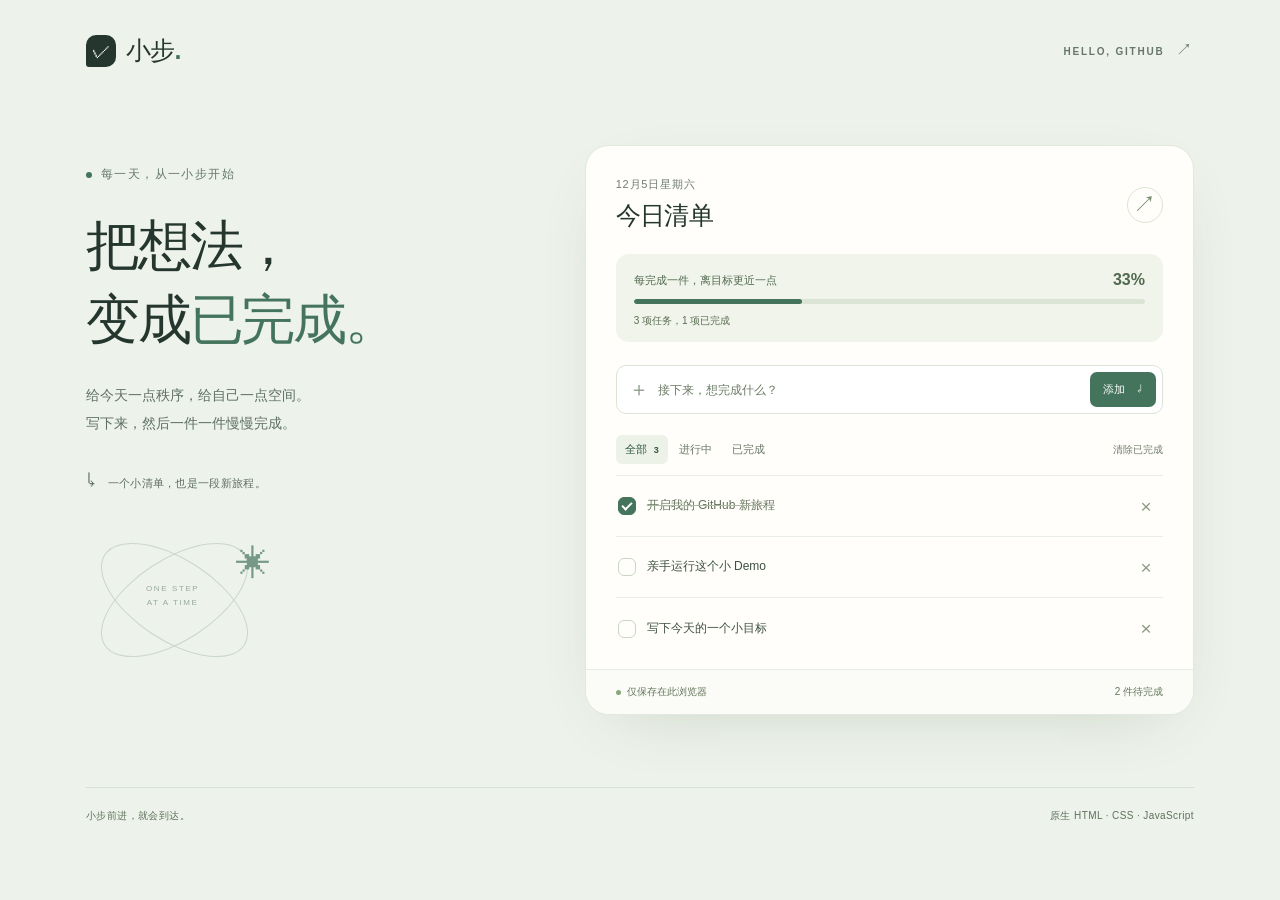
<file: index.html>
<!doctype html>
<html lang="zh-CN">
  <head>
    <meta charset="UTF-8">
    <meta name="viewport" content="width=device-width, initial-scale=1">
    <meta name="theme-color" content="#edf2eb">
    <meta name="description" content="一个无需安装、在浏览器本地保存的轻量待办清单 Demo。">
    <title>小步 · 今日清单</title>
    <link rel="stylesheet" href="styles.css">
    <script src="app.js" defer></script>
  </head>
  <body>
    <div class="page-shell">
      <header class="site-header">
        <a class="brand" href="./index.html" aria-label="小步，返回首页">
          <span class="brand-mark" aria-hidden="true">✓</span>
          <span>小步<span class="brand-dot">.</span></span>
        </a>
        <span class="project-tag">HELLO, GITHUB <span aria-hidden="true">↗</span></span>
      </header>

      <main>
        <section class="intro" aria-labelledby="page-title">
          <p class="eyebrow"><span class="small-dot" aria-hidden="true"></span> 每一天，从一小步开始</p>
          <h1 id="page-title">把想法，<br>变成<span>已完成。</span></h1>
          <p class="intro-copy">给今天一点秩序，给自己一点空间。<br>写下来，然后一件一件慢慢完成。</p>
          <div class="intro-note"><span aria-hidden="true">↳</span> 一个小清单，也是一段新旅程。</div>
          <div class="orbit" aria-hidden="true">
            <div class="orbit-circle orbit-circle-one"></div>
            <div class="orbit-circle orbit-circle-two"></div>
            <span class="orbit-label">ONE STEP<br>AT A TIME</span>
            <span class="orbit-spark">✳</span>
          </div>
        </section>

        <section class="board" aria-labelledby="list-title">
          <div class="board-header">
            <div>
              <p class="board-kicker" id="today-label">今天，也很值得期待</p>
              <h2 id="list-title">今日清单</h2>
            </div>
            <span class="board-icon" aria-hidden="true">↗</span>
          </div>

          <div class="progress-card">
            <div class="progress-caption">
              <span id="progress-message">准备好迈出第一步了吗？</span>
              <span class="progress-number" id="progress-number">0%</span>
            </div>
            <progress id="task-progress" max="100" value="0" aria-label="任务完成进度">0%</progress>
            <p id="progress-detail">0 项任务，0 项已完成</p>
          </div>

          <form class="task-form" id="task-form">
            <label class="sr-only" for="task-input">添加一件待办事项</label>
            <span class="input-plus" aria-hidden="true">＋</span>
            <input id="task-input" name="task" type="text" maxlength="160" placeholder="接下来，想完成什么？" autocomplete="off" required>
            <button class="add-button" type="submit">添加 <span aria-hidden="true">↵</span></button>
          </form>

          <div class="list-toolbar">
            <div class="filters" role="group" aria-label="筛选待办事项">
              <button type="button" data-filter="all" aria-pressed="true">全部 <span id="total-count">0</span></button>
              <button type="button" data-filter="active" aria-pressed="false">进行中</button>
              <button type="button" data-filter="completed" aria-pressed="false">已完成</button>
            </div>
            <button class="clear-button" id="clear-completed" type="button" disabled>清除已完成</button>
          </div>

          <ul class="task-list" id="task-list" aria-label="待办事项"></ul>
          <div class="empty-state" id="empty-state" hidden>
            <span class="empty-symbol" aria-hidden="true">✳</span>
            <h3 id="empty-title">留点空白，也很好</h3>
            <p id="empty-description">添加第一件小事，开启今天的清单。</p>
          </div>

          <div class="board-footer">
            <span><span class="storage-dot" aria-hidden="true"></span><span id="storage-label">仅保存在此浏览器</span></span>
            <span id="remaining-count">0 件待完成</span>
          </div>
          <p class="storage-warning" id="storage-warning" role="status" hidden></p>
          <p class="sr-only" id="live-message" role="status" aria-live="polite" aria-atomic="true"></p>
          <noscript><p class="storage-warning">请启用 JavaScript，以使用清单的添加、完成和保存功能。</p></noscript>
        </section>
      </main>

      <footer class="site-footer">
        <span>小步前进，就会到达。</span>
        <span>原生 HTML · CSS · JavaScript</span>
      </footer>
    </div>
  </body>
</html>
</file>
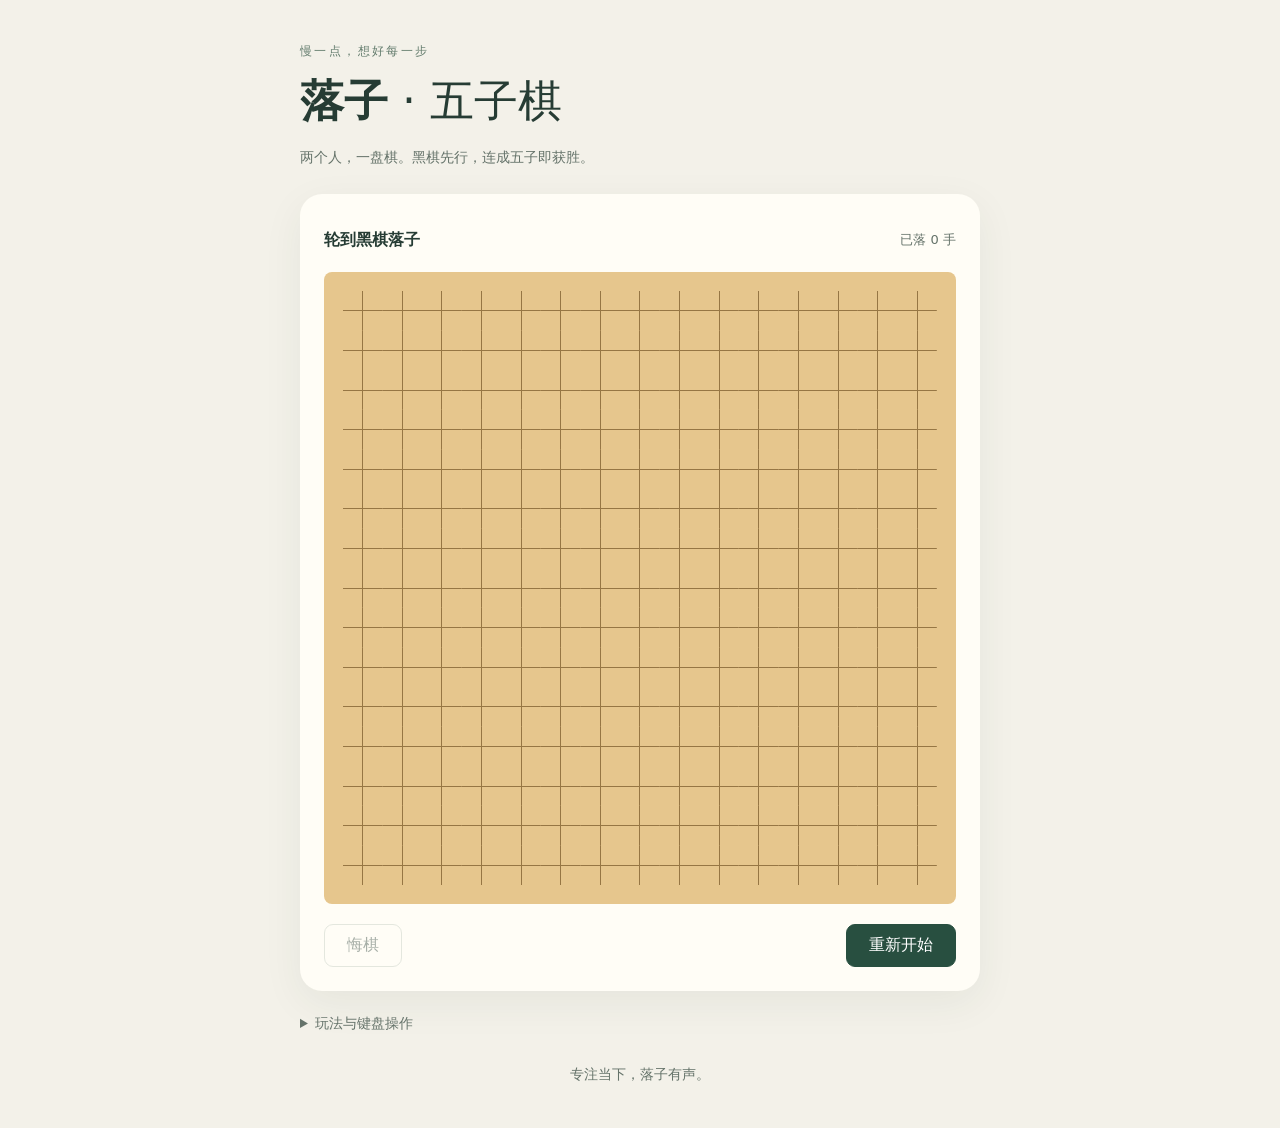
<file: gomoku/index.html>
<!doctype html>
<html lang="zh-CN">
<head>
  <meta charset="utf-8">
  <meta name="viewport" content="width=device-width, initial-scale=1">
  <title>落子 · 五子棋</title>
  <link rel="stylesheet" href="styles.css">
  <script src="app.js" defer></script>
</head>
<body>
  <main>
    <header><span class="eyebrow">慢一点，想好每一步</span><h1>落子<span> · 五子棋</span></h1><p>两个人，一盘棋。黑棋先行，连成五子即获胜。</p></header>
    <section class="game" aria-label="五子棋对局">
      <div class="toolbar"><p id="status" role="status" aria-live="polite"></p><span id="moves"></span></div>
      <div id="board" role="group" aria-label="15 行 15 列棋盘"></div>
      <div class="actions"><button id="undo" type="button">悔棋</button><button id="restart" type="button">重新开始</button></div>
    </section>
    <details><summary>玩法与键盘操作</summary><p>本机双人轮流落子。横、竖或斜向连续五子及以上获胜，无禁手；棋盘下满且无人获胜则为和棋。已占用的位置不能落子。悔棋撤回一步，结束后也可悔棋继续。</p><p>点击交叉点落子；键盘可用方向键移动，Enter 或空格落子。刷新页面会清空棋局。</p></details>
    <footer>专注当下，落子有声。</footer>
    <noscript>请启用 JavaScript 后开始对局。</noscript>
  </main>
</body>
</html>
</file>
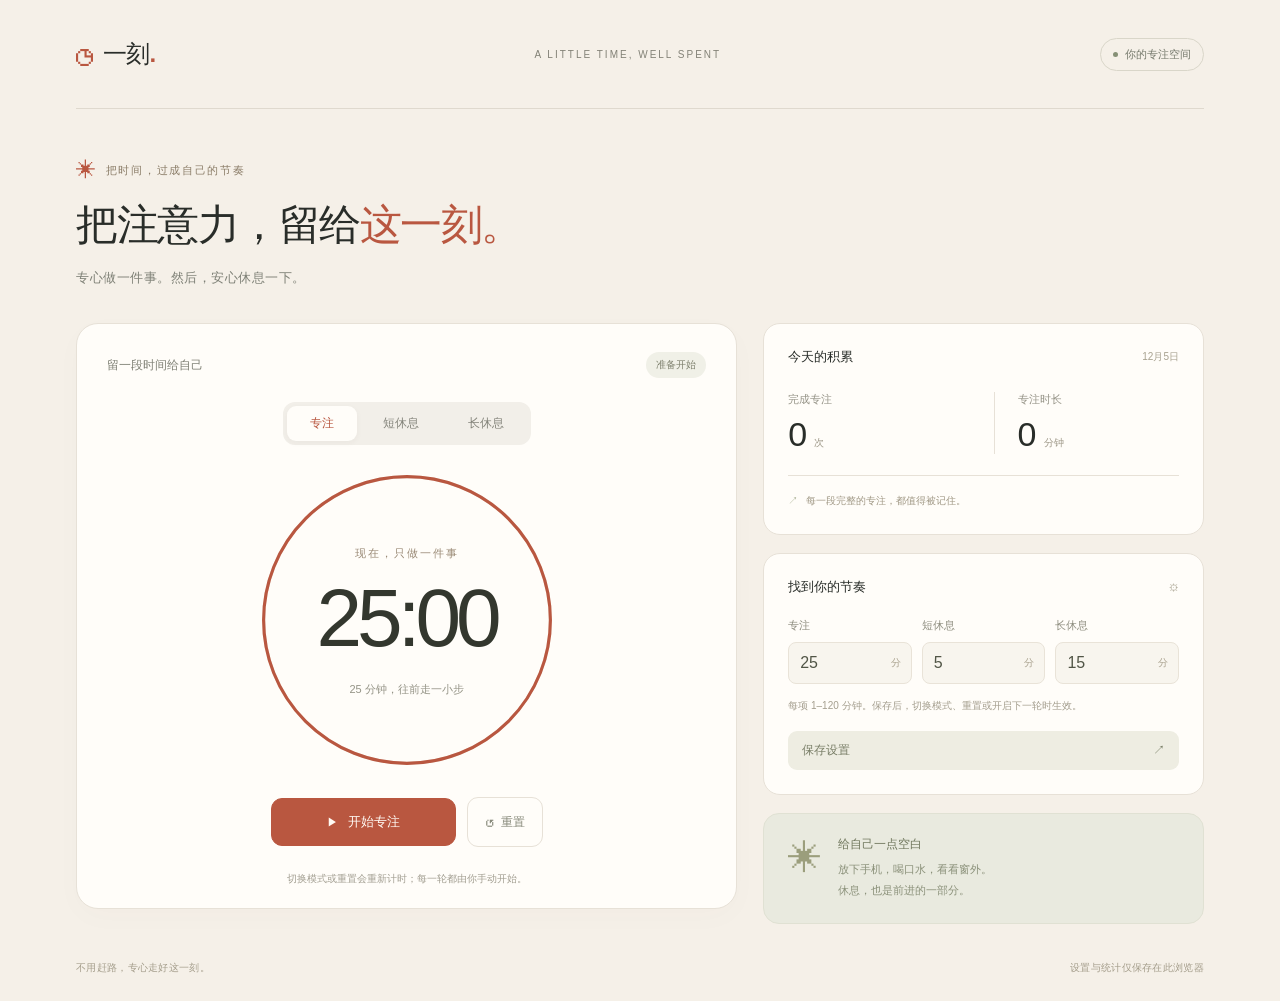
<file: pomodoro/index.html>
<!doctype html>
<html lang="zh-CN">
  <head>
    <meta charset="UTF-8">
    <meta name="viewport" content="width=device-width, initial-scale=1">
    <meta name="theme-color" content="#f5f0e8">
    <meta name="description" content="一个安静的番茄钟：专注一会儿，休息一下，让小事慢慢完成。">
    <title>一刻 · 番茄钟</title>
    <link rel="stylesheet" href="styles.css">
    <script src="app.js" defer></script>
  </head>
  <body>
    <div class="page-shell">
      <header class="site-header">
        <div class="brand"><span class="brand-mark" aria-hidden="true">◷</span><span>一刻<span class="brand-dot">.</span></span></div>
        <span class="header-note">A LITTLE TIME, WELL SPENT</span>
        <span class="local-badge"><span aria-hidden="true"></span> 你的专注空间</span>
      </header>

      <main>
        <section class="intro" aria-labelledby="page-title">
          <p class="eyebrow"><span aria-hidden="true">✳</span> 把时间，过成自己的节奏</p>
          <h1 id="page-title">把注意力，<br class="mobile-break">留给<span>这一刻。</span></h1>
          <p>专心做一件事。然后，安心休息一下。</p>
        </section>

        <div class="workspace">
          <section class="timer-card" aria-labelledby="timer-heading">
            <div class="card-topline"><h2 id="timer-heading">留一段时间给自己</h2><span class="status-badge" id="timer-status">准备开始</span></div>
            <div class="mode-tabs" role="group" aria-label="选择计时模式，切换模式会重置计时">
              <button type="button" data-mode="focus" aria-pressed="true">专注</button>
              <button type="button" data-mode="short" aria-pressed="false">短休息</button>
              <button type="button" data-mode="long" aria-pressed="false">长休息</button>
            </div>

            <div class="clock-area">
              <svg class="clock-ring" viewBox="0 0 300 300" aria-hidden="true"><circle class="ring-track" cx="150" cy="150" r="137"/><circle class="ring-progress" id="ring-progress" cx="150" cy="150" r="137" pathLength="100"/></svg>
              <div class="clock-content">
                <p class="mode-caption" id="mode-caption">现在，只做一件事</p>
                <p class="time-display" id="time-display" role="timer" aria-live="off" aria-label="剩余时间 25 分 0 秒">25:00</p>
                <p class="clock-detail" id="clock-detail">25 分钟，往前走一小步</p>
              </div>
            </div>

            <div class="timer-actions">
              <button class="primary-button" id="start-button" type="button"><span aria-hidden="true">▶</span><span id="start-label">开始专注</span></button>
              <button class="reset-button" id="reset-button" type="button" aria-label="重置当前模式的计时">↺ <span>重置</span></button>
            </div>
            <div class="next-session" id="next-session" hidden><p id="next-message"></p><button id="next-button" type="button">去休息一下 →</button></div>
            <p class="timer-footnote">切换模式或重置会重新计时；每一轮都由你手动开始。</p>
          </section>

          <aside class="sidebar" aria-label="今日统计和计时设置">
            <section class="stats-card" aria-labelledby="stats-heading">
              <div class="section-heading"><h2 id="stats-heading">今天的积累</h2><span id="today-date">今天</span></div>
              <dl class="stats-grid">
                <div><dt>完成专注</dt><dd><span id="today-count">0</span><small>次</small></dd></div>
                <div><dt>专注时长</dt><dd><span id="today-minutes">0</span><small>分钟</small></dd></div>
              </dl>
              <p class="stats-note"><span aria-hidden="true">↗</span> 每一段完整的专注，都值得被记住。</p>
            </section>

            <section class="settings-card" aria-labelledby="settings-heading">
              <div class="section-heading"><h2 id="settings-heading">找到你的节奏</h2><span aria-hidden="true">⚙</span></div>
              <form id="settings-form">
                <div class="duration-fields">
                  <label for="focus-minutes">专注<span class="number-field"><input id="focus-minutes" name="focus" type="number" min="1" max="120" step="1" value="25" required><span aria-hidden="true">分</span></span></label>
                  <label for="short-minutes">短休息<span class="number-field"><input id="short-minutes" name="short" type="number" min="1" max="120" step="1" value="5" required><span aria-hidden="true">分</span></span></label>
                  <label for="long-minutes">长休息<span class="number-field"><input id="long-minutes" name="long" type="number" min="1" max="120" step="1" value="15" required><span aria-hidden="true">分</span></span></label>
                </div>
                <p class="settings-hint" id="settings-hint">每项 1–120 分钟。保存后，切换模式、重置或开启下一轮时生效。</p>
                <button class="save-button" type="submit">保存设置 <span aria-hidden="true">↗</span></button>
                <p class="settings-feedback" id="settings-feedback" role="status" hidden></p>
              </form>
            </section>

            <section class="tip-card" aria-labelledby="tip-heading"><span class="tip-spark" aria-hidden="true">✳</span><div><h2 id="tip-heading">给自己一点空白</h2><p>放下手机，喝口水，看看窗外。<br>休息，也是前进的一部分。</p></div></section>
          </aside>
        </div>
        <p class="storage-warning" id="storage-warning" role="status" hidden></p>
        <p class="sr-only" id="live-message" role="status" aria-live="polite" aria-atomic="true"></p>
        <noscript><p class="storage-warning">请启用 JavaScript，以使用计时和本地统计功能。</p></noscript>
      </main>

      <footer class="site-footer"><span>不用赶路，专心走好这一刻。</span><span id="storage-label">设置与统计仅保存在此浏览器</span></footer>
    </div>
  </body>
</html>
</file>
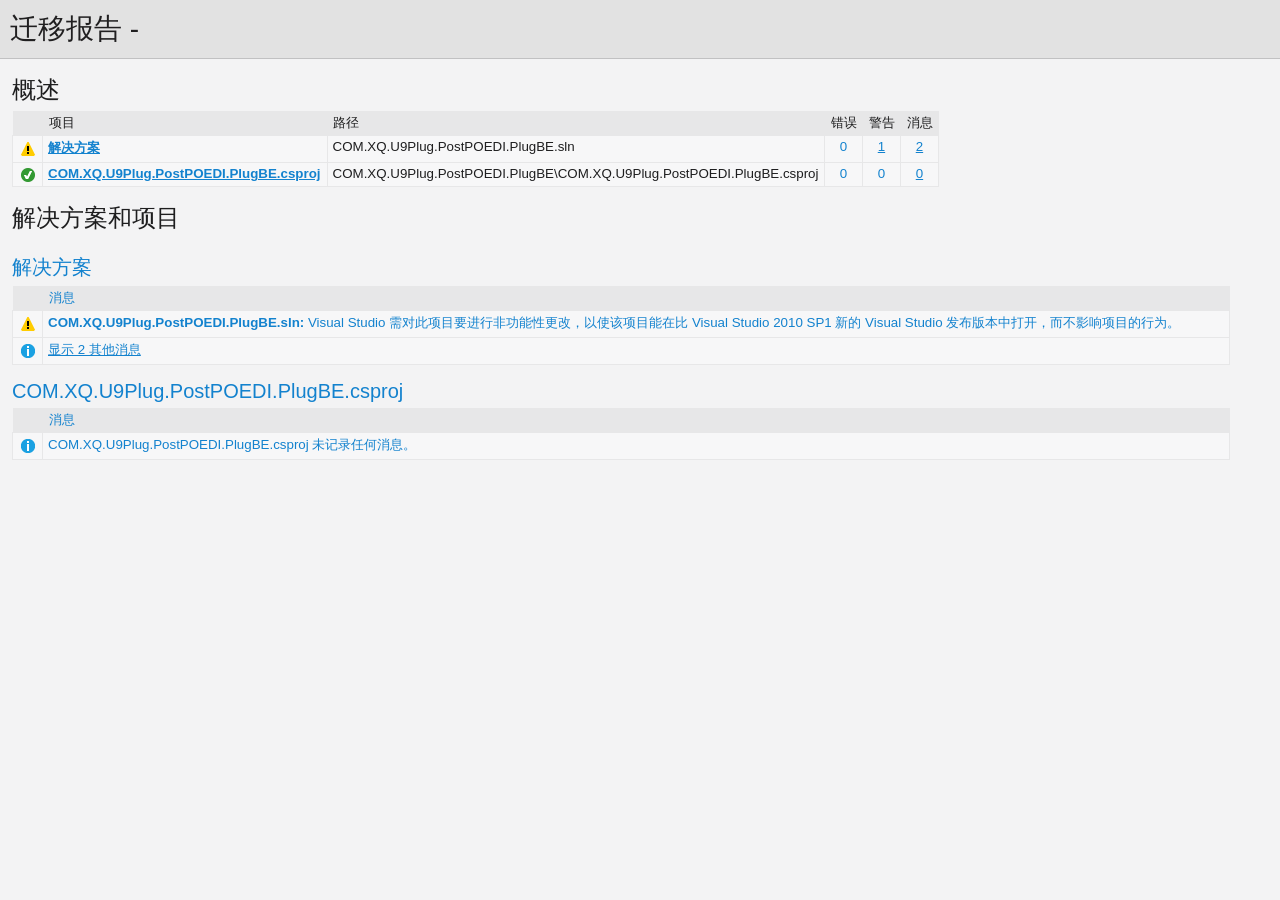
<file: UpgradeLog.htm>
﻿<!DOCTYPE html>
<!-- saved from url=(0014)about:internet -->
 <html xmlns:msxsl="urn:schemas-microsoft-com:xslt"><head><meta content="en-us" http-equiv="Content-Language" /><meta content="text/html; charset=utf-16" http-equiv="Content-Type" /><title _locID="ConversionReport0">
          迁移报告
        </title><style> 
                    /* Body style, for the entire document */
                    body
                    {
                        background: #F3F3F4;
                        color: #1E1E1F;
                        font-family: "Segoe UI", Tahoma, Geneva, Verdana, sans-serif;
                        padding: 0;
                        margin: 0;
                    }

                    /* Header1 style, used for the main title */
                    h1
                    {
                        padding: 10px 0px 10px 10px;
                        font-size: 21pt;
                        background-color: #E2E2E2;
                        border-bottom: 1px #C1C1C2 solid; 
                        color: #201F20;
                        margin: 0;
                        font-weight: normal;
                    }

                    /* Header2 style, used for "Overview" and other sections */
                    h2
                    {
                        font-size: 18pt;
                        font-weight: normal;
                        padding: 15px 0 5px 0;
                        margin: 0;
                    }

                    /* Header3 style, used for sub-sections, such as project name */
                    h3
                    {
                        font-weight: normal;
                        font-size: 15pt;
                        margin: 0;
                        padding: 15px 0 5px 0;
                        background-color: transparent;
                    }

                    /* Color all hyperlinks one color */
                    a
                    {
                        color: #1382CE;
                    }

                    /* Table styles */ 
                    table
                    {
                        border-spacing: 0 0;
                        border-collapse: collapse;
                        font-size: 10pt;
                    }

                    table th
                    {
                        background: #E7E7E8;
                        text-align: left;
                        text-decoration: none;
                        font-weight: normal;
                        padding: 3px 6px 3px 6px;
                    }

                    table td
                    {
                        vertical-align: top;
                        padding: 3px 6px 5px 5px;
                        margin: 0px;
                        border: 1px solid #E7E7E8;
                        background: #F7F7F8;
                    }

                    /* Local link is a style for hyperlinks that link to file:/// content, there are lots so color them as 'normal' text until the user mouse overs */
                    .localLink
                    {
                        color: #1E1E1F;
                        background: #EEEEED;
                        text-decoration: none;
                    }

                    .localLink:hover
                    {
                        color: #1382CE;
                        background: #FFFF99;
                        text-decoration: none;
                    }

                    /* Center text, used in the over views cells that contain message level counts */ 
                    .textCentered
                    {
                        text-align: center;
                    }

                    /* The message cells in message tables should take up all avaliable space */
                    .messageCell
                    {
                        width: 100%;
                    }

                    /* Padding around the content after the h1 */ 
                    #content 
                    {
	                    padding: 0px 12px 12px 12px; 
                    }

                    /* The overview table expands to width, with a max width of 97% */ 
                    #overview table
                    {
                        width: auto;
                        max-width: 75%; 
                    }

                    /* The messages tables are always 97% width */
                    #messages table
                    {
                        width: 97%;
                    }

                    /* All Icons */
                    .IconSuccessEncoded, .IconInfoEncoded, .IconWarningEncoded, .IconErrorEncoded
                    {
                        min-width:18px;
                        min-height:18px; 
                        background-repeat:no-repeat;
                        background-position:center;
                    }

                    /* Success icon encoded */
                    .IconSuccessEncoded
                    {
                        /* Note: Do not delete the comment below. It is used to verify the correctness of the encoded image resource below before the product is released */
                        /* [---XsltValidateInternal-Base64EncodedImage:IconSuccess#Begin#background-image: url(data:image/png;base64,#Separator#);#End#] */
                        background-image: url([data-uri]);
                    }

                    /* Information icon encoded */
                    .IconInfoEncoded
                    {
                        /* Note: Do not delete the comment below. It is used to verify the correctness of the encoded image resource below before the product is released */
                        /* [---XsltValidateInternal-Base64EncodedImage:IconInformation#Begin#background-image: url(data:image/png;base64,#Separator#);#End#] */
                        background-image: url([data-uri]);
                    }

                    /* Warning icon encoded */
                    .IconWarningEncoded
                    {
                        /* Note: Do not delete the comment below. It is used to verify the correctness of the encoded image resource below before the product is released */
                        /* [---XsltValidateInternal-Base64EncodedImage:IconWarning#Begin#background-image: url(data:image/png;base64,#Separator#);#End#] */
                        background-image: url([data-uri]);
                    }

                    /* Error icon encoded */
                    .IconErrorEncoded
                    {
                        /* Note: Do not delete the comment below. It is used to verify the correctness of the encoded image resource below before the product is released */
                        /* [---XsltValidateInternal-Base64EncodedImage:IconError#Begin#background-image: url(data:image/png;base64,#Separator#);#End#] */
                        background-image: url([data-uri]);
                    }
                 </style><script type="text/javascript" language="javascript"> 
          
            // Startup 
            // Hook up the the loaded event for the document/window, to linkify the document content
            var startupFunction = function() { linkifyElement("messages"); };
            
            if(window.attachEvent)
            {
              window.attachEvent('onload', startupFunction);
            }
            else if (window.addEventListener) 
            {
              window.addEventListener('load', startupFunction, false);
            }
            else 
            {
              document.addEventListener('load', startupFunction, false);
            } 
            
            // Toggles the visibility of table rows with the specified name 
            function toggleTableRowsByName(name)
            {
               var allRows = document.getElementsByTagName('tr');
               for (i=0; i < allRows.length; i++)
               {
                  var currentName = allRows[i].getAttribute('name');
                  if(!!currentName && currentName.indexOf(name) == 0)
                  {
                      var isVisible = allRows[i].style.display == ''; 
                      isVisible ? allRows[i].style.display = 'none' : allRows[i].style.display = '';
                  }
               }
            }
            
            function scrollToFirstVisibleRow(name) 
            {
               var allRows = document.getElementsByTagName('tr');
               for (i=0; i < allRows.length; i++)
               {
                  var currentName = allRows[i].getAttribute('name');
                  var isVisible = allRows[i].style.display == ''; 
                  if(!!currentName && currentName.indexOf(name) == 0 && isVisible)
                  {
                     allRows[i].scrollIntoView(true); 
                     return true; 
                  }
               }
               
               return false;
            }
            
            // Linkifies the specified text content, replaces candidate links with html links 
            function linkify(text)
            {
                 if(!text || 0 === text.length)
                 {
                     return text; 
                 }

                 // Find http, https and ftp links and replace them with hyper links 
                 var urlLink = /(http|https|ftp)\:\/\/[a-zA-Z0-9\-\.]+(:[a-zA-Z0-9]*)?\/?([a-zA-Z0-9\-\._\?\,\/\\\+&%\$#\=~;\{\}])*/gi;
                 
                 return text.replace(urlLink, '<a href="$&">$&</a>') ;
            }
            
            // Linkifies the specified element by ID
            function linkifyElement(id)
            {
                var element = document.getElementById(id);
                if(!!element)
                {
                  element.innerHTML = linkify(element.innerHTML); 
                }
            }
            
            function ToggleMessageVisibility(projectName)
            {
              if(!projectName || 0 === projectName.length)
              {
                return; 
              }
              
              toggleTableRowsByName("MessageRowClass" + projectName);
              toggleTableRowsByName('MessageRowHeaderShow' + projectName);
              toggleTableRowsByName('MessageRowHeaderHide' + projectName); 
            }
            
            function ScrollToFirstVisibleMessage(projectName)
            {
              if(!projectName || 0 === projectName.length)
              {
                return; 
              }
              
              // First try the 'Show messages' row
              if(!scrollToFirstVisibleRow('MessageRowHeaderShow' + projectName))
              {
                // Failed to find a visible row for 'Show messages', try an actual message row 
                scrollToFirstVisibleRow('MessageRowClass' + projectName); 
              }
            }
           </script></head><body><h1 _locID="ConversionReport">
          迁移报告 - </h1><div id="content"><h2 _locID="OverviewTitle">概述</h2><div id="overview"><table><tr><th></th><th _locID="ProjectTableHeader">项目</th><th _locID="PathTableHeader">路径</th><th _locID="ErrorsTableHeader">错误</th><th _locID="WarningsTableHeader">警告</th><th _locID="MessagesTableHeader">消息</th></tr><tr><td class="IconWarningEncoded" /><td><strong><a href="#Solution"><span _locID="OverviewSolutionSpan">解决方案</span></a></strong></td><td>COM.XQ.U9Plug.PostPOEDI.PlugBE.sln</td><td class="textCentered"><a>0</a></td><td class="textCentered"><a href="#SolutionWarning">1</a></td><td class="textCentered"><a href="#" onclick="ScrollToFirstVisibleMessage('Solution'); return false;">2</a></td></tr><tr><td class="IconSuccessEncoded" /><td><strong><a href="#COM.XQ.U9Plug.PostPOEDI.PlugBE.csproj">COM.XQ.U9Plug.PostPOEDI.PlugBE.csproj</a></strong></td><td>COM.XQ.U9Plug.PostPOEDI.PlugBE\COM.XQ.U9Plug.PostPOEDI.PlugBE.csproj</td><td class="textCentered"><a>0</a></td><td class="textCentered"><a>0</a></td><td class="textCentered"><a href="#">0</a></td></tr></table></div><h2 _locID="SolutionAndProjectsTitle">解决方案和项目</h2><div id="messages"><a name="Solution" /><h3 _locID="ProjectDisplayNameHeader">解决方案</h3><table><tr id="SolutionHeaderRow"><th></th><th class="messageCell" _locID="MessageTableHeader">消息</th></tr><tr name="WarningRowClassSolution"><td class="IconWarningEncoded"><a name="SolutionWarning" /></td><td class="messageCell"><strong>COM.XQ.U9Plug.PostPOEDI.PlugBE.sln:
        </strong><span>Visual Studio 需对此项目要进行非功能性更改，以使该项目能在比 Visual Studio 2010 SP1 新的 Visual Studio 发布版本中打开，而不影响项目的行为。</span></td></tr><tr name="MessageRowHeaderShowSolution"><td class="IconInfoEncoded" /><td class="messageCell"><a _locID="ShowAdditionalMessages" href="#" name="SolutionMessage" onclick="ToggleMessageVisibility('Solution'); return false;">
          显示 2 其他消息
        </a></td></tr><tr name="MessageRowClassSolution" style="display: none"><td class="IconInfoEncoded"><a name="SolutionMessage" /></td><td class="messageCell"><strong>COM.XQ.U9Plug.PostPOEDI.PlugBE.sln:
        </strong><span>文件已成功备份为 E:\UFIDA\PlugBE\Code\COM.XQ.U9Plug.PostPOEDI.PlugBE\Backup\COM.XQ.U9Plug.PostPOEDI.PlugBE.sln</span></td></tr><tr name="MessageRowClassSolution" style="display: none"><td class="IconInfoEncoded"><a name="SolutionMessage" /></td><td class="messageCell"><strong>COM.XQ.U9Plug.PostPOEDI.PlugBE.sln:
        </strong><span>已成功迁移解决方案</span></td></tr><tr style="display: none" name="MessageRowHeaderHideSolution"><td class="IconInfoEncoded" /><td class="messageCell"><a _locID="HideAdditionalMessages" href="#" name="SolutionMessage" onclick="ToggleMessageVisibility('Solution'); return false;">
          隐藏 2 其他消息
        </a></td></tr></table><a name="COM.XQ.U9Plug.PostPOEDI.PlugBE.csproj" /><h3>COM.XQ.U9Plug.PostPOEDI.PlugBE.csproj</h3><table><tr id="COM.XQ.U9Plug.PostPOEDI.PlugBE.csprojHeaderRow"><th></th><th class="messageCell" _locID="MessageTableHeader">消息</th></tr><tr><td class="IconInfoEncoded" /><td class="messageCell" _locID="NoMessagesRow">COM.XQ.U9Plug.PostPOEDI.PlugBE.csproj 未记录任何消息。
                  </td></tr></table></div></div></body></html>
</file>
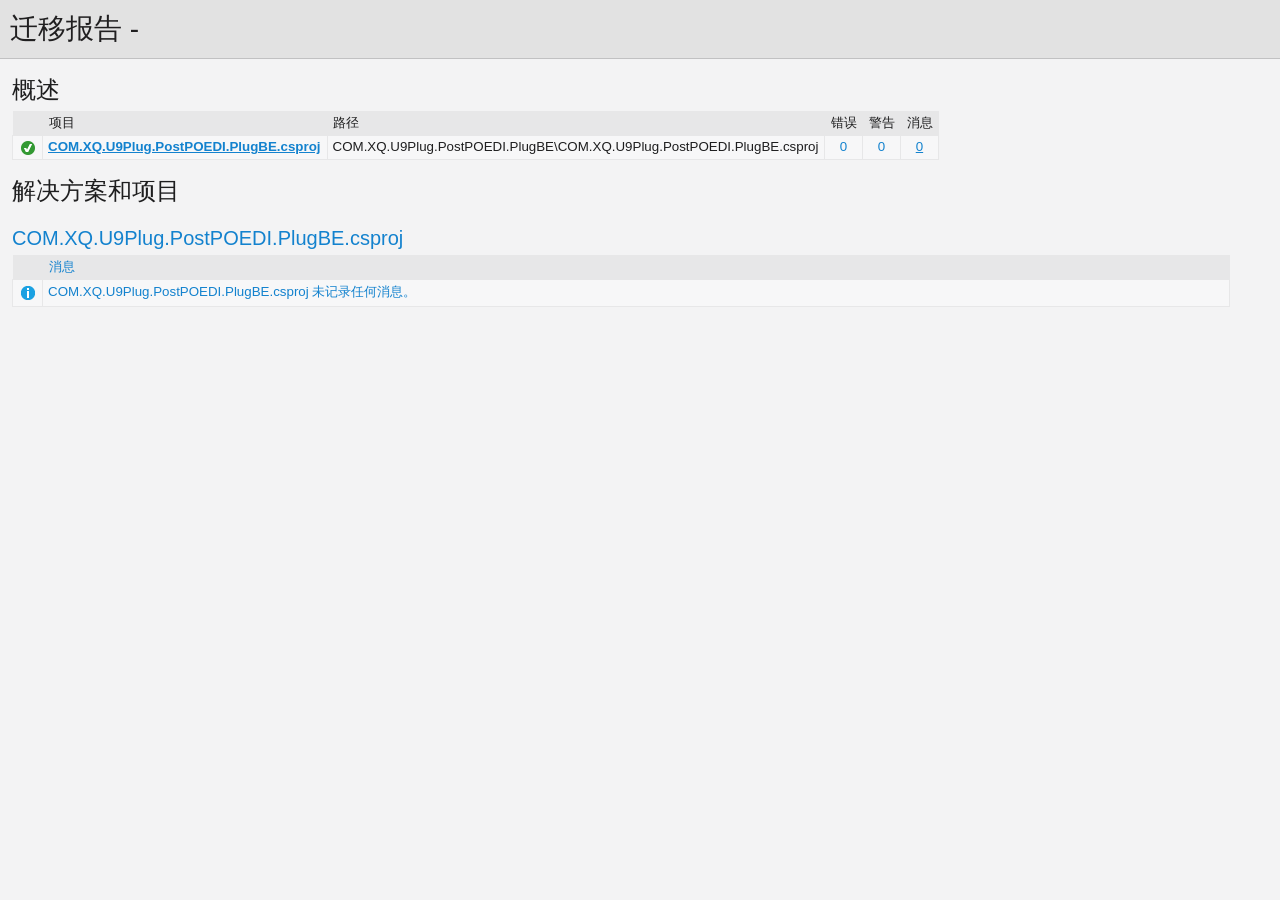
<file: UpgradeLog2.htm>
﻿<!DOCTYPE html>
<!-- saved from url=(0014)about:internet -->
 <html xmlns:msxsl="urn:schemas-microsoft-com:xslt"><head><meta content="en-us" http-equiv="Content-Language" /><meta content="text/html; charset=utf-16" http-equiv="Content-Type" /><title _locID="ConversionReport0">
          迁移报告
        </title><style> 
                    /* Body style, for the entire document */
                    body
                    {
                        background: #F3F3F4;
                        color: #1E1E1F;
                        font-family: "Segoe UI", Tahoma, Geneva, Verdana, sans-serif;
                        padding: 0;
                        margin: 0;
                    }

                    /* Header1 style, used for the main title */
                    h1
                    {
                        padding: 10px 0px 10px 10px;
                        font-size: 21pt;
                        background-color: #E2E2E2;
                        border-bottom: 1px #C1C1C2 solid; 
                        color: #201F20;
                        margin: 0;
                        font-weight: normal;
                    }

                    /* Header2 style, used for "Overview" and other sections */
                    h2
                    {
                        font-size: 18pt;
                        font-weight: normal;
                        padding: 15px 0 5px 0;
                        margin: 0;
                    }

                    /* Header3 style, used for sub-sections, such as project name */
                    h3
                    {
                        font-weight: normal;
                        font-size: 15pt;
                        margin: 0;
                        padding: 15px 0 5px 0;
                        background-color: transparent;
                    }

                    /* Color all hyperlinks one color */
                    a
                    {
                        color: #1382CE;
                    }

                    /* Table styles */ 
                    table
                    {
                        border-spacing: 0 0;
                        border-collapse: collapse;
                        font-size: 10pt;
                    }

                    table th
                    {
                        background: #E7E7E8;
                        text-align: left;
                        text-decoration: none;
                        font-weight: normal;
                        padding: 3px 6px 3px 6px;
                    }

                    table td
                    {
                        vertical-align: top;
                        padding: 3px 6px 5px 5px;
                        margin: 0px;
                        border: 1px solid #E7E7E8;
                        background: #F7F7F8;
                    }

                    /* Local link is a style for hyperlinks that link to file:/// content, there are lots so color them as 'normal' text until the user mouse overs */
                    .localLink
                    {
                        color: #1E1E1F;
                        background: #EEEEED;
                        text-decoration: none;
                    }

                    .localLink:hover
                    {
                        color: #1382CE;
                        background: #FFFF99;
                        text-decoration: none;
                    }

                    /* Center text, used in the over views cells that contain message level counts */ 
                    .textCentered
                    {
                        text-align: center;
                    }

                    /* The message cells in message tables should take up all avaliable space */
                    .messageCell
                    {
                        width: 100%;
                    }

                    /* Padding around the content after the h1 */ 
                    #content 
                    {
	                    padding: 0px 12px 12px 12px; 
                    }

                    /* The overview table expands to width, with a max width of 97% */ 
                    #overview table
                    {
                        width: auto;
                        max-width: 75%; 
                    }

                    /* The messages tables are always 97% width */
                    #messages table
                    {
                        width: 97%;
                    }

                    /* All Icons */
                    .IconSuccessEncoded, .IconInfoEncoded, .IconWarningEncoded, .IconErrorEncoded
                    {
                        min-width:18px;
                        min-height:18px; 
                        background-repeat:no-repeat;
                        background-position:center;
                    }

                    /* Success icon encoded */
                    .IconSuccessEncoded
                    {
                        /* Note: Do not delete the comment below. It is used to verify the correctness of the encoded image resource below before the product is released */
                        /* [---XsltValidateInternal-Base64EncodedImage:IconSuccess#Begin#background-image: url(data:image/png;base64,#Separator#);#End#] */
                        background-image: url([data-uri]);
                    }

                    /* Information icon encoded */
                    .IconInfoEncoded
                    {
                        /* Note: Do not delete the comment below. It is used to verify the correctness of the encoded image resource below before the product is released */
                        /* [---XsltValidateInternal-Base64EncodedImage:IconInformation#Begin#background-image: url(data:image/png;base64,#Separator#);#End#] */
                        background-image: url([data-uri]);
                    }

                    /* Warning icon encoded */
                    .IconWarningEncoded
                    {
                        /* Note: Do not delete the comment below. It is used to verify the correctness of the encoded image resource below before the product is released */
                        /* [---XsltValidateInternal-Base64EncodedImage:IconWarning#Begin#background-image: url(data:image/png;base64,#Separator#);#End#] */
                        background-image: url([data-uri]);
                    }

                    /* Error icon encoded */
                    .IconErrorEncoded
                    {
                        /* Note: Do not delete the comment below. It is used to verify the correctness of the encoded image resource below before the product is released */
                        /* [---XsltValidateInternal-Base64EncodedImage:IconError#Begin#background-image: url(data:image/png;base64,#Separator#);#End#] */
                        background-image: url([data-uri]);
                    }
                 </style><script type="text/javascript" language="javascript"> 
          
            // Startup 
            // Hook up the the loaded event for the document/window, to linkify the document content
            var startupFunction = function() { linkifyElement("messages"); };
            
            if(window.attachEvent)
            {
              window.attachEvent('onload', startupFunction);
            }
            else if (window.addEventListener) 
            {
              window.addEventListener('load', startupFunction, false);
            }
            else 
            {
              document.addEventListener('load', startupFunction, false);
            } 
            
            // Toggles the visibility of table rows with the specified name 
            function toggleTableRowsByName(name)
            {
               var allRows = document.getElementsByTagName('tr');
               for (i=0; i < allRows.length; i++)
               {
                  var currentName = allRows[i].getAttribute('name');
                  if(!!currentName && currentName.indexOf(name) == 0)
                  {
                      var isVisible = allRows[i].style.display == ''; 
                      isVisible ? allRows[i].style.display = 'none' : allRows[i].style.display = '';
                  }
               }
            }
            
            function scrollToFirstVisibleRow(name) 
            {
               var allRows = document.getElementsByTagName('tr');
               for (i=0; i < allRows.length; i++)
               {
                  var currentName = allRows[i].getAttribute('name');
                  var isVisible = allRows[i].style.display == ''; 
                  if(!!currentName && currentName.indexOf(name) == 0 && isVisible)
                  {
                     allRows[i].scrollIntoView(true); 
                     return true; 
                  }
               }
               
               return false;
            }
            
            // Linkifies the specified text content, replaces candidate links with html links 
            function linkify(text)
            {
                 if(!text || 0 === text.length)
                 {
                     return text; 
                 }

                 // Find http, https and ftp links and replace them with hyper links 
                 var urlLink = /(http|https|ftp)\:\/\/[a-zA-Z0-9\-\.]+(:[a-zA-Z0-9]*)?\/?([a-zA-Z0-9\-\._\?\,\/\\\+&%\$#\=~;\{\}])*/gi;
                 
                 return text.replace(urlLink, '<a href="$&">$&</a>') ;
            }
            
            // Linkifies the specified element by ID
            function linkifyElement(id)
            {
                var element = document.getElementById(id);
                if(!!element)
                {
                  element.innerHTML = linkify(element.innerHTML); 
                }
            }
            
            function ToggleMessageVisibility(projectName)
            {
              if(!projectName || 0 === projectName.length)
              {
                return; 
              }
              
              toggleTableRowsByName("MessageRowClass" + projectName);
              toggleTableRowsByName('MessageRowHeaderShow' + projectName);
              toggleTableRowsByName('MessageRowHeaderHide' + projectName); 
            }
            
            function ScrollToFirstVisibleMessage(projectName)
            {
              if(!projectName || 0 === projectName.length)
              {
                return; 
              }
              
              // First try the 'Show messages' row
              if(!scrollToFirstVisibleRow('MessageRowHeaderShow' + projectName))
              {
                // Failed to find a visible row for 'Show messages', try an actual message row 
                scrollToFirstVisibleRow('MessageRowClass' + projectName); 
              }
            }
           </script></head><body><h1 _locID="ConversionReport">
          迁移报告 - </h1><div id="content"><h2 _locID="OverviewTitle">概述</h2><div id="overview"><table><tr><th></th><th _locID="ProjectTableHeader">项目</th><th _locID="PathTableHeader">路径</th><th _locID="ErrorsTableHeader">错误</th><th _locID="WarningsTableHeader">警告</th><th _locID="MessagesTableHeader">消息</th></tr><tr><td class="IconSuccessEncoded" /><td><strong><a href="#COM.XQ.U9Plug.PostPOEDI.PlugBE.csproj">COM.XQ.U9Plug.PostPOEDI.PlugBE.csproj</a></strong></td><td>COM.XQ.U9Plug.PostPOEDI.PlugBE\COM.XQ.U9Plug.PostPOEDI.PlugBE.csproj</td><td class="textCentered"><a>0</a></td><td class="textCentered"><a>0</a></td><td class="textCentered"><a href="#">0</a></td></tr></table></div><h2 _locID="SolutionAndProjectsTitle">解决方案和项目</h2><div id="messages"><a name="COM.XQ.U9Plug.PostPOEDI.PlugBE.csproj" /><h3>COM.XQ.U9Plug.PostPOEDI.PlugBE.csproj</h3><table><tr id="COM.XQ.U9Plug.PostPOEDI.PlugBE.csprojHeaderRow"><th></th><th class="messageCell" _locID="MessageTableHeader">消息</th></tr><tr><td class="IconInfoEncoded" /><td class="messageCell" _locID="NoMessagesRow">COM.XQ.U9Plug.PostPOEDI.PlugBE.csproj 未记录任何消息。
                  </td></tr></table></div></div></body></html>
</file>
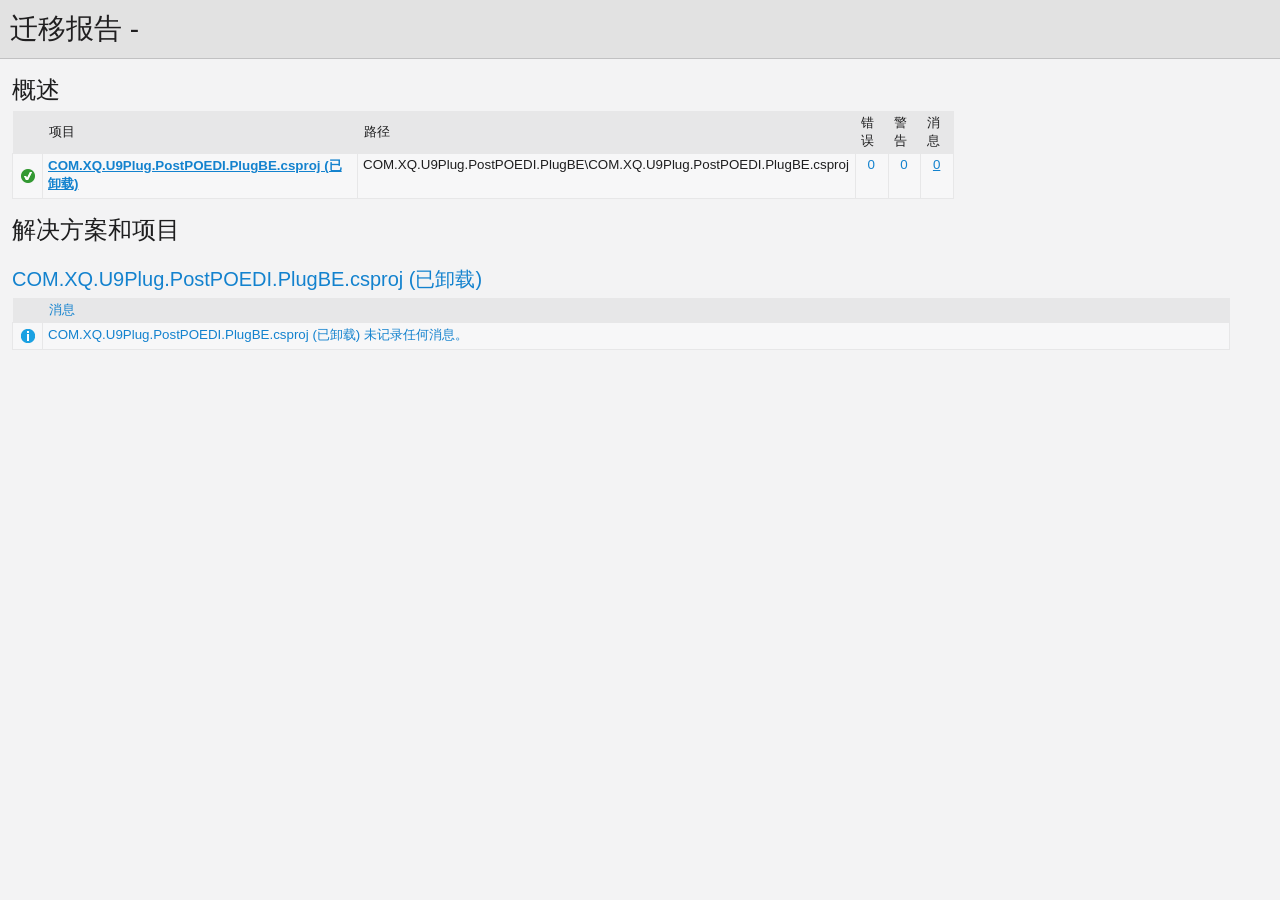
<file: UpgradeLog3.htm>
﻿<!DOCTYPE html>
<!-- saved from url=(0014)about:internet -->
 <html xmlns:msxsl="urn:schemas-microsoft-com:xslt"><head><meta content="en-us" http-equiv="Content-Language" /><meta content="text/html; charset=utf-16" http-equiv="Content-Type" /><title _locID="ConversionReport0">
          迁移报告
        </title><style> 
                    /* Body style, for the entire document */
                    body
                    {
                        background: #F3F3F4;
                        color: #1E1E1F;
                        font-family: "Segoe UI", Tahoma, Geneva, Verdana, sans-serif;
                        padding: 0;
                        margin: 0;
                    }

                    /* Header1 style, used for the main title */
                    h1
                    {
                        padding: 10px 0px 10px 10px;
                        font-size: 21pt;
                        background-color: #E2E2E2;
                        border-bottom: 1px #C1C1C2 solid; 
                        color: #201F20;
                        margin: 0;
                        font-weight: normal;
                    }

                    /* Header2 style, used for "Overview" and other sections */
                    h2
                    {
                        font-size: 18pt;
                        font-weight: normal;
                        padding: 15px 0 5px 0;
                        margin: 0;
                    }

                    /* Header3 style, used for sub-sections, such as project name */
                    h3
                    {
                        font-weight: normal;
                        font-size: 15pt;
                        margin: 0;
                        padding: 15px 0 5px 0;
                        background-color: transparent;
                    }

                    /* Color all hyperlinks one color */
                    a
                    {
                        color: #1382CE;
                    }

                    /* Table styles */ 
                    table
                    {
                        border-spacing: 0 0;
                        border-collapse: collapse;
                        font-size: 10pt;
                    }

                    table th
                    {
                        background: #E7E7E8;
                        text-align: left;
                        text-decoration: none;
                        font-weight: normal;
                        padding: 3px 6px 3px 6px;
                    }

                    table td
                    {
                        vertical-align: top;
                        padding: 3px 6px 5px 5px;
                        margin: 0px;
                        border: 1px solid #E7E7E8;
                        background: #F7F7F8;
                    }

                    /* Local link is a style for hyperlinks that link to file:/// content, there are lots so color them as 'normal' text until the user mouse overs */
                    .localLink
                    {
                        color: #1E1E1F;
                        background: #EEEEED;
                        text-decoration: none;
                    }

                    .localLink:hover
                    {
                        color: #1382CE;
                        background: #FFFF99;
                        text-decoration: none;
                    }

                    /* Center text, used in the over views cells that contain message level counts */ 
                    .textCentered
                    {
                        text-align: center;
                    }

                    /* The message cells in message tables should take up all avaliable space */
                    .messageCell
                    {
                        width: 100%;
                    }

                    /* Padding around the content after the h1 */ 
                    #content 
                    {
	                    padding: 0px 12px 12px 12px; 
                    }

                    /* The overview table expands to width, with a max width of 97% */ 
                    #overview table
                    {
                        width: auto;
                        max-width: 75%; 
                    }

                    /* The messages tables are always 97% width */
                    #messages table
                    {
                        width: 97%;
                    }

                    /* All Icons */
                    .IconSuccessEncoded, .IconInfoEncoded, .IconWarningEncoded, .IconErrorEncoded
                    {
                        min-width:18px;
                        min-height:18px; 
                        background-repeat:no-repeat;
                        background-position:center;
                    }

                    /* Success icon encoded */
                    .IconSuccessEncoded
                    {
                        /* Note: Do not delete the comment below. It is used to verify the correctness of the encoded image resource below before the product is released */
                        /* [---XsltValidateInternal-Base64EncodedImage:IconSuccess#Begin#background-image: url(data:image/png;base64,#Separator#);#End#] */
                        background-image: url([data-uri]);
                    }

                    /* Information icon encoded */
                    .IconInfoEncoded
                    {
                        /* Note: Do not delete the comment below. It is used to verify the correctness of the encoded image resource below before the product is released */
                        /* [---XsltValidateInternal-Base64EncodedImage:IconInformation#Begin#background-image: url(data:image/png;base64,#Separator#);#End#] */
                        background-image: url([data-uri]);
                    }

                    /* Warning icon encoded */
                    .IconWarningEncoded
                    {
                        /* Note: Do not delete the comment below. It is used to verify the correctness of the encoded image resource below before the product is released */
                        /* [---XsltValidateInternal-Base64EncodedImage:IconWarning#Begin#background-image: url(data:image/png;base64,#Separator#);#End#] */
                        background-image: url([data-uri]);
                    }

                    /* Error icon encoded */
                    .IconErrorEncoded
                    {
                        /* Note: Do not delete the comment below. It is used to verify the correctness of the encoded image resource below before the product is released */
                        /* [---XsltValidateInternal-Base64EncodedImage:IconError#Begin#background-image: url(data:image/png;base64,#Separator#);#End#] */
                        background-image: url([data-uri]);
                    }
                 </style><script type="text/javascript" language="javascript"> 
          
            // Startup 
            // Hook up the the loaded event for the document/window, to linkify the document content
            var startupFunction = function() { linkifyElement("messages"); };
            
            if(window.attachEvent)
            {
              window.attachEvent('onload', startupFunction);
            }
            else if (window.addEventListener) 
            {
              window.addEventListener('load', startupFunction, false);
            }
            else 
            {
              document.addEventListener('load', startupFunction, false);
            } 
            
            // Toggles the visibility of table rows with the specified name 
            function toggleTableRowsByName(name)
            {
               var allRows = document.getElementsByTagName('tr');
               for (i=0; i < allRows.length; i++)
               {
                  var currentName = allRows[i].getAttribute('name');
                  if(!!currentName && currentName.indexOf(name) == 0)
                  {
                      var isVisible = allRows[i].style.display == ''; 
                      isVisible ? allRows[i].style.display = 'none' : allRows[i].style.display = '';
                  }
               }
            }
            
            function scrollToFirstVisibleRow(name) 
            {
               var allRows = document.getElementsByTagName('tr');
               for (i=0; i < allRows.length; i++)
               {
                  var currentName = allRows[i].getAttribute('name');
                  var isVisible = allRows[i].style.display == ''; 
                  if(!!currentName && currentName.indexOf(name) == 0 && isVisible)
                  {
                     allRows[i].scrollIntoView(true); 
                     return true; 
                  }
               }
               
               return false;
            }
            
            // Linkifies the specified text content, replaces candidate links with html links 
            function linkify(text)
            {
                 if(!text || 0 === text.length)
                 {
                     return text; 
                 }

                 // Find http, https and ftp links and replace them with hyper links 
                 var urlLink = /(http|https|ftp)\:\/\/[a-zA-Z0-9\-\.]+(:[a-zA-Z0-9]*)?\/?([a-zA-Z0-9\-\._\?\,\/\\\+&%\$#\=~;\{\}])*/gi;
                 
                 return text.replace(urlLink, '<a href="$&">$&</a>') ;
            }
            
            // Linkifies the specified element by ID
            function linkifyElement(id)
            {
                var element = document.getElementById(id);
                if(!!element)
                {
                  element.innerHTML = linkify(element.innerHTML); 
                }
            }
            
            function ToggleMessageVisibility(projectName)
            {
              if(!projectName || 0 === projectName.length)
              {
                return; 
              }
              
              toggleTableRowsByName("MessageRowClass" + projectName);
              toggleTableRowsByName('MessageRowHeaderShow' + projectName);
              toggleTableRowsByName('MessageRowHeaderHide' + projectName); 
            }
            
            function ScrollToFirstVisibleMessage(projectName)
            {
              if(!projectName || 0 === projectName.length)
              {
                return; 
              }
              
              // First try the 'Show messages' row
              if(!scrollToFirstVisibleRow('MessageRowHeaderShow' + projectName))
              {
                // Failed to find a visible row for 'Show messages', try an actual message row 
                scrollToFirstVisibleRow('MessageRowClass' + projectName); 
              }
            }
           </script></head><body><h1 _locID="ConversionReport">
          迁移报告 - </h1><div id="content"><h2 _locID="OverviewTitle">概述</h2><div id="overview"><table><tr><th></th><th _locID="ProjectTableHeader">项目</th><th _locID="PathTableHeader">路径</th><th _locID="ErrorsTableHeader">错误</th><th _locID="WarningsTableHeader">警告</th><th _locID="MessagesTableHeader">消息</th></tr><tr><td class="IconSuccessEncoded" /><td><strong><a href="#COM.XQ.U9Plug.PostPOEDI.PlugBE.csproj (已卸载)">COM.XQ.U9Plug.PostPOEDI.PlugBE.csproj (已卸载)</a></strong></td><td>COM.XQ.U9Plug.PostPOEDI.PlugBE\COM.XQ.U9Plug.PostPOEDI.PlugBE.csproj</td><td class="textCentered"><a>0</a></td><td class="textCentered"><a>0</a></td><td class="textCentered"><a href="#">0</a></td></tr></table></div><h2 _locID="SolutionAndProjectsTitle">解决方案和项目</h2><div id="messages"><a name="COM.XQ.U9Plug.PostPOEDI.PlugBE.csproj (已卸载)" /><h3>COM.XQ.U9Plug.PostPOEDI.PlugBE.csproj (已卸载)</h3><table><tr id="COM.XQ.U9Plug.PostPOEDI.PlugBE.csproj (已卸载)HeaderRow"><th></th><th class="messageCell" _locID="MessageTableHeader">消息</th></tr><tr><td class="IconInfoEncoded" /><td class="messageCell" _locID="NoMessagesRow">COM.XQ.U9Plug.PostPOEDI.PlugBE.csproj (已卸载) 未记录任何消息。
                  </td></tr></table></div></div></body></html>
</file>
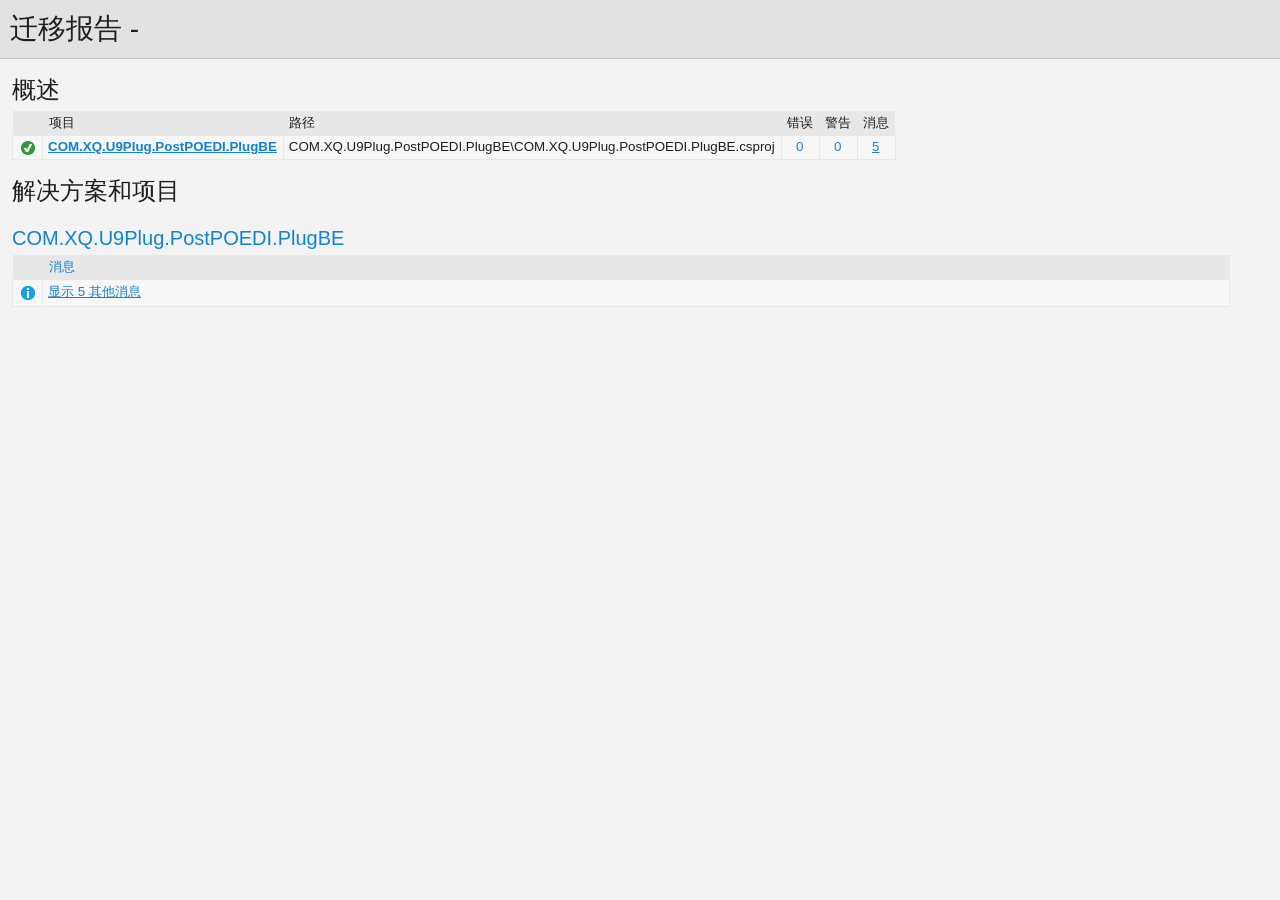
<file: UpgradeLog4.htm>
﻿<!DOCTYPE html>
<!-- saved from url=(0014)about:internet -->
 <html xmlns:msxsl="urn:schemas-microsoft-com:xslt"><head><meta content="en-us" http-equiv="Content-Language" /><meta content="text/html; charset=utf-16" http-equiv="Content-Type" /><title _locID="ConversionReport0">
          迁移报告
        </title><style> 
                    /* Body style, for the entire document */
                    body
                    {
                        background: #F3F3F4;
                        color: #1E1E1F;
                        font-family: "Segoe UI", Tahoma, Geneva, Verdana, sans-serif;
                        padding: 0;
                        margin: 0;
                    }

                    /* Header1 style, used for the main title */
                    h1
                    {
                        padding: 10px 0px 10px 10px;
                        font-size: 21pt;
                        background-color: #E2E2E2;
                        border-bottom: 1px #C1C1C2 solid; 
                        color: #201F20;
                        margin: 0;
                        font-weight: normal;
                    }

                    /* Header2 style, used for "Overview" and other sections */
                    h2
                    {
                        font-size: 18pt;
                        font-weight: normal;
                        padding: 15px 0 5px 0;
                        margin: 0;
                    }

                    /* Header3 style, used for sub-sections, such as project name */
                    h3
                    {
                        font-weight: normal;
                        font-size: 15pt;
                        margin: 0;
                        padding: 15px 0 5px 0;
                        background-color: transparent;
                    }

                    /* Color all hyperlinks one color */
                    a
                    {
                        color: #1382CE;
                    }

                    /* Table styles */ 
                    table
                    {
                        border-spacing: 0 0;
                        border-collapse: collapse;
                        font-size: 10pt;
                    }

                    table th
                    {
                        background: #E7E7E8;
                        text-align: left;
                        text-decoration: none;
                        font-weight: normal;
                        padding: 3px 6px 3px 6px;
                    }

                    table td
                    {
                        vertical-align: top;
                        padding: 3px 6px 5px 5px;
                        margin: 0px;
                        border: 1px solid #E7E7E8;
                        background: #F7F7F8;
                    }

                    /* Local link is a style for hyperlinks that link to file:/// content, there are lots so color them as 'normal' text until the user mouse overs */
                    .localLink
                    {
                        color: #1E1E1F;
                        background: #EEEEED;
                        text-decoration: none;
                    }

                    .localLink:hover
                    {
                        color: #1382CE;
                        background: #FFFF99;
                        text-decoration: none;
                    }

                    /* Center text, used in the over views cells that contain message level counts */ 
                    .textCentered
                    {
                        text-align: center;
                    }

                    /* The message cells in message tables should take up all avaliable space */
                    .messageCell
                    {
                        width: 100%;
                    }

                    /* Padding around the content after the h1 */ 
                    #content 
                    {
	                    padding: 0px 12px 12px 12px; 
                    }

                    /* The overview table expands to width, with a max width of 97% */ 
                    #overview table
                    {
                        width: auto;
                        max-width: 75%; 
                    }

                    /* The messages tables are always 97% width */
                    #messages table
                    {
                        width: 97%;
                    }

                    /* All Icons */
                    .IconSuccessEncoded, .IconInfoEncoded, .IconWarningEncoded, .IconErrorEncoded
                    {
                        min-width:18px;
                        min-height:18px; 
                        background-repeat:no-repeat;
                        background-position:center;
                    }

                    /* Success icon encoded */
                    .IconSuccessEncoded
                    {
                        /* Note: Do not delete the comment below. It is used to verify the correctness of the encoded image resource below before the product is released */
                        /* [---XsltValidateInternal-Base64EncodedImage:IconSuccess#Begin#background-image: url(data:image/png;base64,#Separator#);#End#] */
                        background-image: url([data-uri]);
                    }

                    /* Information icon encoded */
                    .IconInfoEncoded
                    {
                        /* Note: Do not delete the comment below. It is used to verify the correctness of the encoded image resource below before the product is released */
                        /* [---XsltValidateInternal-Base64EncodedImage:IconInformation#Begin#background-image: url(data:image/png;base64,#Separator#);#End#] */
                        background-image: url([data-uri]);
                    }

                    /* Warning icon encoded */
                    .IconWarningEncoded
                    {
                        /* Note: Do not delete the comment below. It is used to verify the correctness of the encoded image resource below before the product is released */
                        /* [---XsltValidateInternal-Base64EncodedImage:IconWarning#Begin#background-image: url(data:image/png;base64,#Separator#);#End#] */
                        background-image: url([data-uri]);
                    }

                    /* Error icon encoded */
                    .IconErrorEncoded
                    {
                        /* Note: Do not delete the comment below. It is used to verify the correctness of the encoded image resource below before the product is released */
                        /* [---XsltValidateInternal-Base64EncodedImage:IconError#Begin#background-image: url(data:image/png;base64,#Separator#);#End#] */
                        background-image: url([data-uri]);
                    }
                 </style><script type="text/javascript" language="javascript"> 
          
            // Startup 
            // Hook up the the loaded event for the document/window, to linkify the document content
            var startupFunction = function() { linkifyElement("messages"); };
            
            if(window.attachEvent)
            {
              window.attachEvent('onload', startupFunction);
            }
            else if (window.addEventListener) 
            {
              window.addEventListener('load', startupFunction, false);
            }
            else 
            {
              document.addEventListener('load', startupFunction, false);
            } 
            
            // Toggles the visibility of table rows with the specified name 
            function toggleTableRowsByName(name)
            {
               var allRows = document.getElementsByTagName('tr');
               for (i=0; i < allRows.length; i++)
               {
                  var currentName = allRows[i].getAttribute('name');
                  if(!!currentName && currentName.indexOf(name) == 0)
                  {
                      var isVisible = allRows[i].style.display == ''; 
                      isVisible ? allRows[i].style.display = 'none' : allRows[i].style.display = '';
                  }
               }
            }
            
            function scrollToFirstVisibleRow(name) 
            {
               var allRows = document.getElementsByTagName('tr');
               for (i=0; i < allRows.length; i++)
               {
                  var currentName = allRows[i].getAttribute('name');
                  var isVisible = allRows[i].style.display == ''; 
                  if(!!currentName && currentName.indexOf(name) == 0 && isVisible)
                  {
                     allRows[i].scrollIntoView(true); 
                     return true; 
                  }
               }
               
               return false;
            }
            
            // Linkifies the specified text content, replaces candidate links with html links 
            function linkify(text)
            {
                 if(!text || 0 === text.length)
                 {
                     return text; 
                 }

                 // Find http, https and ftp links and replace them with hyper links 
                 var urlLink = /(http|https|ftp)\:\/\/[a-zA-Z0-9\-\.]+(:[a-zA-Z0-9]*)?\/?([a-zA-Z0-9\-\._\?\,\/\\\+&%\$#\=~;\{\}])*/gi;
                 
                 return text.replace(urlLink, '<a href="$&">$&</a>') ;
            }
            
            // Linkifies the specified element by ID
            function linkifyElement(id)
            {
                var element = document.getElementById(id);
                if(!!element)
                {
                  element.innerHTML = linkify(element.innerHTML); 
                }
            }
            
            function ToggleMessageVisibility(projectName)
            {
              if(!projectName || 0 === projectName.length)
              {
                return; 
              }
              
              toggleTableRowsByName("MessageRowClass" + projectName);
              toggleTableRowsByName('MessageRowHeaderShow' + projectName);
              toggleTableRowsByName('MessageRowHeaderHide' + projectName); 
            }
            
            function ScrollToFirstVisibleMessage(projectName)
            {
              if(!projectName || 0 === projectName.length)
              {
                return; 
              }
              
              // First try the 'Show messages' row
              if(!scrollToFirstVisibleRow('MessageRowHeaderShow' + projectName))
              {
                // Failed to find a visible row for 'Show messages', try an actual message row 
                scrollToFirstVisibleRow('MessageRowClass' + projectName); 
              }
            }
           </script></head><body><h1 _locID="ConversionReport">
          迁移报告 - </h1><div id="content"><h2 _locID="OverviewTitle">概述</h2><div id="overview"><table><tr><th></th><th _locID="ProjectTableHeader">项目</th><th _locID="PathTableHeader">路径</th><th _locID="ErrorsTableHeader">错误</th><th _locID="WarningsTableHeader">警告</th><th _locID="MessagesTableHeader">消息</th></tr><tr><td class="IconSuccessEncoded" /><td><strong><a href="#COM.XQ.U9Plug.PostPOEDI.PlugBE">COM.XQ.U9Plug.PostPOEDI.PlugBE</a></strong></td><td>COM.XQ.U9Plug.PostPOEDI.PlugBE\COM.XQ.U9Plug.PostPOEDI.PlugBE.csproj</td><td class="textCentered"><a>0</a></td><td class="textCentered"><a>0</a></td><td class="textCentered"><a href="#" onclick="ScrollToFirstVisibleMessage('COM.XQ.U9Plug.PostPOEDI.PlugBE'); return false;">5</a></td></tr></table></div><h2 _locID="SolutionAndProjectsTitle">解决方案和项目</h2><div id="messages"><a name="COM.XQ.U9Plug.PostPOEDI.PlugBE" /><h3>COM.XQ.U9Plug.PostPOEDI.PlugBE</h3><table><tr id="COM.XQ.U9Plug.PostPOEDI.PlugBEHeaderRow"><th></th><th class="messageCell" _locID="MessageTableHeader">消息</th></tr><tr name="MessageRowHeaderShowCOM.XQ.U9Plug.PostPOEDI.PlugBE"><td class="IconInfoEncoded" /><td class="messageCell"><a _locID="ShowAdditionalMessages" href="#" name="COM.XQ.U9Plug.PostPOEDI.PlugBEMessage" onclick="ToggleMessageVisibility('COM.XQ.U9Plug.PostPOEDI.PlugBE'); return false;">
          显示 5 其他消息
        </a></td></tr><tr name="MessageRowClassCOM.XQ.U9Plug.PostPOEDI.PlugBE" style="display: none"><td class="IconInfoEncoded"><a name="COM.XQ.U9Plug.PostPOEDI.PlugBEMessage" /></td><td class="messageCell"><strong>COM.XQ.U9Plug.PostPOEDI.PlugBE\COM.XQ.U9Plug.PostPOEDI.PlugBE.csproj:
        </strong><span>项目文件已成功备份为 E:\UFIDA\PlugBE\Code\COM.XQ.U9Plug.PostPOEDI.PlugBE\Backup3\COM.XQ.U9Plug.PostPOEDI.PlugBE.csproj</span></td></tr><tr name="MessageRowClassCOM.XQ.U9Plug.PostPOEDI.PlugBE" style="display: none"><td class="IconInfoEncoded"><a name="COM.XQ.U9Plug.PostPOEDI.PlugBEMessage" /></td><td class="messageCell"><strong>COM.XQ.U9Plug.PostPOEDI.PlugBE\HttpRequest.cs:
        </strong><span>文件已成功备份为 E:\UFIDA\PlugBE\Code\COM.XQ.U9Plug.PostPOEDI.PlugBE\Backup3\HttpRequest.cs</span></td></tr><tr name="MessageRowClassCOM.XQ.U9Plug.PostPOEDI.PlugBE" style="display: none"><td class="IconInfoEncoded"><a name="COM.XQ.U9Plug.PostPOEDI.PlugBEMessage" /></td><td class="messageCell"><strong>COM.XQ.U9Plug.PostPOEDI.PlugBE\PurchaseOrder\Validate.cs:
        </strong><span>文件已成功备份为 E:\UFIDA\PlugBE\Code\COM.XQ.U9Plug.PostPOEDI.PlugBE\Backup3\PurchaseOrder\Validate.cs</span></td></tr><tr name="MessageRowClassCOM.XQ.U9Plug.PostPOEDI.PlugBE" style="display: none"><td class="IconInfoEncoded"><a name="COM.XQ.U9Plug.PostPOEDI.PlugBEMessage" /></td><td class="messageCell"><strong>COM.XQ.U9Plug.PostPOEDI.PlugBE\PurchaseOrder\ValidateExtend.cs:
        </strong><span>文件已成功备份为 E:\UFIDA\PlugBE\Code\COM.XQ.U9Plug.PostPOEDI.PlugBE\Backup3\PurchaseOrder\ValidateExtend.cs</span></td></tr><tr name="MessageRowClassCOM.XQ.U9Plug.PostPOEDI.PlugBE" style="display: none"><td class="IconInfoEncoded"><a name="COM.XQ.U9Plug.PostPOEDI.PlugBEMessage" /></td><td class="messageCell"><strong>COM.XQ.U9Plug.PostPOEDI.PlugBE\COM.XQ.U9Plug.PostPOEDI.PlugBE.csproj:
        </strong><span>项目已成功迁移</span></td></tr><tr style="display: none" name="MessageRowHeaderHideCOM.XQ.U9Plug.PostPOEDI.PlugBE"><td class="IconInfoEncoded" /><td class="messageCell"><a _locID="HideAdditionalMessages" href="#" name="COM.XQ.U9Plug.PostPOEDI.PlugBEMessage" onclick="ToggleMessageVisibility('COM.XQ.U9Plug.PostPOEDI.PlugBE'); return false;">
          隐藏 5 其他消息
        </a></td></tr></table></div></div></body></html>
</file>
<file: styles.css>
:root {
  color-scheme: light;
  --page: #edf2eb;
  --ink: #24362e;
  --muted: #6c7b72;
  --green: #44745b;
  --green-dark: #315943;
  --line: #e8ede6;
  font-family: "Segoe UI", "PingFang SC", "Microsoft YaHei", sans-serif;
  font-synthesis: none;
}

* { box-sizing: border-box; }
[hidden] { display: none !important; }
body { margin: 0; background: var(--page); color: var(--ink); }
button, input { font: inherit; }
button, a, input { -webkit-tap-highlight-color: transparent; }
button { cursor: pointer; }
button:disabled { cursor: default; }
button, a, input { outline-offset: 4px; }
:focus-visible { outline: 3px solid #54826c; }
a { color: inherit; }
.page-shell { max-width: 1220px; margin: 0 auto; padding: 34px 56px 26px; }
.site-header, .site-footer { display: flex; align-items: center; justify-content: space-between; }
.brand { display: inline-flex; align-items: center; gap: 10px; font-size: 25px; font-weight: 750; text-decoration: none; letter-spacing: -.7px; }
.brand-mark { display: grid; place-items: center; width: 30px; height: 32px; border-radius: 10px 10px 10px 3px; color: #fff; background: var(--ink); font-size: 19px; }
.brand-dot { color: var(--green); }
.project-tag { color: #65776b; font-size: 10px; font-weight: 700; letter-spacing: 1.8px; }
.project-tag span { margin-left: 7px; font-size: 16px; }
main { display: grid; grid-template-columns: .9fr 1.25fr; align-items: center; gap: 60px; padding: 67px 0 61px; min-height: 720px; }
.intro { padding: 10px 0; position: relative; }
.eyebrow { margin: 0 0 26px; color: #64776a; font-size: 12px; letter-spacing: 1.4px; display: flex; align-items: center; gap: 9px; }
.small-dot { width: 6px; height: 6px; border-radius: 50%; background: var(--green); }
h1 { margin: 0; font-size: clamp(44px, 4.25vw, 58px); font-weight: 700; line-height: 1.35; letter-spacing: -2.2px; }
h1 span { color: var(--green); }
.intro-copy { margin: 25px 0 0; font-size: 14px; line-height: 2; color: #5e7062; }
.intro-note { margin-top: 35px; color: #5e705f; font-size: 11px; letter-spacing: .3px; }
.intro-note span { margin-right: 8px; font-size: 19px; vertical-align: -2px; }
.orbit { position: relative; width: 240px; height: 165px; margin: 35px 0 0 -17px; opacity: .7; }
.orbit-circle { position: absolute; width: 167px; height: 82px; border: 1px solid #bdccbb; border-radius: 50%; top: 30px; left: 22px; }
.orbit-circle-one { transform: rotate(-33deg); }
.orbit-circle-two { transform: rotate(33deg); }
.orbit-label { position: absolute; top: 53px; left: 77px; font-size: 8px; letter-spacing: 1.6px; line-height: 1.7; text-align: center; color: #758d75; }
.orbit-spark { position: absolute; top: 15px; right: 38px; color: var(--green); font-size: 35px; }
.board { background: #fffefa; border: 1px solid #e2e8dd; border-radius: 24px; padding: 31px 30px 0; box-shadow: 0 20px 65px -35px #55704a50; overflow: hidden; }
.board-header { display: flex; align-items: center; justify-content: space-between; margin-bottom: 22px; }
.board-kicker { margin: 0 0 7px; color: var(--muted); font-size: 11px; letter-spacing: .8px; }
h2 { margin: 0; font-size: 25px; font-weight: 650; letter-spacing: -.7px; }
.board-icon { width: 36px; height: 36px; display: grid; place-items: center; border: 1px solid #dce5d5; border-radius: 50%; color: #788d73; font-size: 23px; }
.progress-card { padding: 17px 18px 14px; background: #f0f4eb; border-radius: 13px; }
.progress-caption { display: flex; align-items: center; justify-content: space-between; gap: 15px; font-size: 11px; color: #51694f; }
.progress-number { font-size: 16px; font-weight: 700; font-variant-numeric: tabular-nums; }
progress { width: 100%; height: 5px; display: block; margin: 10px 0; appearance: none; border: 0; border-radius: 4px; overflow: hidden; background: #dce5d5; accent-color: var(--green); }
progress::-webkit-progress-bar { background: #dce5d5; }
progress::-webkit-progress-value { background: var(--green); border-radius: 4px; transition: width .2s; }
progress::-moz-progress-bar { background: var(--green); border-radius: 4px; }
.progress-card p { margin: 0; font-size: 10px; color: #5a6d52; }
.task-form { display: flex; align-items: center; gap: 9px; margin: 23px 0 21px; padding: 6px 6px 6px 12px; border: 1px solid #dce4d8; border-radius: 10px; background: #fff; transition: border-color .15s; }
.task-form:focus-within { border-color: var(--green); box-shadow: 0 0 0 3px #44745b10; }
.input-plus { font-size: 20px; color: #8a9b84; }
.task-form input { width: 0; flex: 1; min-width: 0; padding: 8px 0; border: 0; outline: 0; color: var(--ink); background: transparent; font-size: 12px; }
.task-form input::placeholder { color: #6d7b66; }
.add-button { flex-shrink: 0; display: flex; align-items: center; gap: 12px; border: 0; border-radius: 7px; padding: 10px 13px; color: #fff; background: var(--green); font-size: 11px; transition: background .15s; }
.add-button:hover { background: var(--green-dark); }
.add-button span { color: #d8e9d6; }
.list-toolbar { display: flex; justify-content: space-between; align-items: center; gap: 8px; padding-bottom: 11px; border-bottom: 1px solid var(--line); }
.filters { display: flex; gap: 2px; }
.filters button { border: 0; border-radius: 6px; padding: 7px 9px; color: #6a7868; background: transparent; font-size: 11px; white-space: nowrap; }
.filters button:hover { background: #f2f5ef; }
.filters button[aria-pressed="true"] { color: var(--green-dark); background: #ecf2e7; font-weight: 700; }
.filters button span { margin-left: 4px; font-size: 9px; }
.clear-button { border: 0; padding: 5px 0 5px 5px; background: transparent; color: #6f7b6b; font-size: 10px; white-space: nowrap; }
.clear-button:hover:not(:disabled) { color: #8c4937; text-decoration: underline; }
.clear-button:disabled { color: #aab2a6; }
.task-list { list-style: none; margin: 0; padding: 0; min-height: 193px; max-height: 405px; overflow-y: auto; scrollbar-width: thin; scrollbar-color: #cad6c6 transparent; }
.task-item { display: flex; align-items: center; gap: 10px; min-height: 61px; padding: 12px 2px; border-bottom: 1px solid var(--line); }
.task-item:last-child { border-bottom: none; }
.task-label { display: flex; align-items: flex-start; gap: 11px; flex: 1; min-width: 0; cursor: pointer; line-height: 1.65; }
.task-check { appearance: none; flex-shrink: 0; display: grid; place-content: center; width: 18px; height: 18px; margin: 1px 0 0; border: 1.5px solid #cad6c5; border-radius: 6px; background: #fffefa; cursor: pointer; }
.task-check:checked { background: var(--green); border-color: var(--green); }
.task-check:checked::after { content: ""; width: 8px; height: 4px; margin-top: -2px; border: solid #fff; border-width: 0 0 2px 2px; transform: rotate(-45deg); }
.task-text { color: #3f5142; font-size: 12px; overflow-wrap: anywhere; }
.is-completed .task-text { color: #63735c; text-decoration: line-through; text-decoration-color: #acb9a5; }
.delete-button { flex-shrink: 0; display: grid; place-items: center; width: 30px; height: 30px; padding: 0; border: 0; border-radius: 7px; background: transparent; color: #8c9a85; font-size: 19px; line-height: 1; }
.delete-button:hover { color: #9d4e41; background: #fcf0e9; }
.empty-state { text-align: center; padding: 30px 5px 34px; min-height: 193px; }
.empty-symbol { font-size: 30px; color: #79946b; }
.empty-state h3 { margin: 10px 0 7px; color: #526a4e; font-size: 14px; font-weight: 600; }
.empty-state p { margin: 0; color: #617456; font-size: 11px; line-height: 1.8; }
.board-footer { display: flex; align-items: center; justify-content: space-between; gap: 10px; margin: 0 -30px; padding: 15px 30px; border-top: 1px solid var(--line); background: #fbfcf7; color: #65765b; font-size: 10px; }
.board-footer > span:first-child { display: flex; align-items: center; gap: 6px; }
.storage-dot { width: 5px; height: 5px; border-radius: 50%; background: #8aa67b; }
.storage-warning { margin: 0 -30px; padding: 10px 30px; background: #fff3df; color: #765322; font-size: 11px; line-height: 1.7; }
.site-footer { padding-top: 21px; border-top: 1px solid #d8e2d2; color: #5f715a; font-size: 10px; letter-spacing: .4px; gap: 16px; }
.sr-only { position: absolute; width: 1px; height: 1px; padding: 0; margin: -1px; overflow: hidden; clip: rect(0, 0, 0, 0); white-space: nowrap; border: 0; }

@media (min-width: 1400px) {
  .page-shell { padding-top: 47px; }
  main { min-height: 770px; }
}
@media (max-width: 950px) {
  .page-shell { padding: 28px 32px 24px; }
  main { gap: 30px; grid-template-columns: .85fr 1.25fr; padding-top: 55px; }
  h1 { font-size: 43px; }
  .board { padding: 25px 22px 0; }
  .board-footer, .storage-warning { margin-left: -22px; margin-right: -22px; padding-left: 22px; padding-right: 22px; }
}
@media (max-width: 720px) {
  .page-shell { max-width: 560px; padding: 25px 20px 22px; }
  .brand { font-size: 23px; }
  .project-tag { font-size: 9px; letter-spacing: 1.4px; }
  main { grid-template-columns: 1fr; gap: 30px; min-height: 0; padding: 44px 0 35px; }
  .intro { padding: 0 6px; }
  .eyebrow { margin-bottom: 17px; font-size: 10px; }
  h1 { font-size: 43px; line-height: 1.32; }
  h1 br { display: none; }
  .intro-copy { margin-top: 16px; font-size: 12px; }
  .intro-note, .orbit { display: none; }
  .board { border-radius: 19px; padding: 24px 20px 0; }
  .board-header { margin-bottom: 19px; }
  h2 { font-size: 23px; }
  .task-form input { font-size: 13px; }
  .task-text { font-size: 13px; }
  .board-footer, .storage-warning { margin-left: -20px; margin-right: -20px; padding-left: 20px; padding-right: 20px; }
  .site-footer { flex-wrap: wrap; row-gap: 9px; font-size: 9px; }
}
@media (max-width: 380px) {
  .page-shell { padding-left: 12px; padding-right: 12px; }
  h1 { font-size: 37px; }
  .board { padding-left: 15px; padding-right: 15px; }
  .filters button { padding-left: 7px; padding-right: 7px; }
  .board-footer, .storage-warning { margin-left: -15px; margin-right: -15px; padding-left: 15px; padding-right: 15px; }
}
@media (prefers-reduced-motion: reduce) {
  *, *::before, *::after { transition: none !important; scroll-behavior: auto !important; }
}
</file>
<file: gomoku/styles.css>
:root { color-scheme: light; font-family: system-ui, "PingFang SC", sans-serif; color: #263c34; background: #f3f1e9; }
* { box-sizing: border-box; }
body { margin: 0; }
main { width: min(100% - 28px, 680px); margin: 40px auto; }
.eyebrow { font-size: 12px; letter-spacing: .2em; color: #637c6d; }
h1 { margin: 12px 0; font-size: clamp(30px, 6vw, 44px); }
h1 span { font-weight: 400; }
header p, details, footer { color: #65736a; font-size: 14px; line-height: 1.8; }
.game { margin-top: 24px; padding: clamp(12px, 3vw, 24px); background: #fffdf6; border-radius: 22px; box-shadow: 0 12px 40px #263c3410; }
.toolbar { display: flex; align-items: center; justify-content: space-between; gap: 10px; min-height: 44px; }
#status { font-weight: 700; margin: 0; }
#moves { color: #65736a; font-size: 13px; white-space: nowrap; }
#board { display: grid; grid-template-columns: repeat(15, 1fr); aspect-ratio: 1; background: #e6c68d; padding: 3%; border-radius: 8px; margin: 10px 0 20px; }
.cell { position: relative; padding: 0; border: 0; border-radius: 0; background: linear-gradient(#967644, #967644) center / 1px 100% no-repeat, linear-gradient(#967644, #967644) center / 100% 1px no-repeat; cursor: pointer; min-width: 0; }
.cell::before { content: ''; position: absolute; inset: 8%; border-radius: 50%; }
.cell.black::before { background: radial-gradient(circle at 35% 30%, #555, #151b19 65%); box-shadow: 1px 2px 3px #0005; }
.cell.white::before { background: radial-gradient(circle at 35% 30%, #fff, #e5e6e1 75%); box-shadow: 1px 2px 3px #0005; }
.cell.last::after { content: ''; position: absolute; inset: 40%; background: #d97845; border-radius: 50%; }
.cell.win::before { outline: 3px solid #bd5c2e; }
.cell:focus-visible { outline: 2px solid #235f4d; outline-offset: -2px; z-index: 1; }
.actions { display: flex; gap: 12px; }
.actions button { border: 1px solid #bdc8bc; border-radius: 9px; padding: 10px 22px; background: transparent; color: inherit; font: inherit; cursor: pointer; }
#restart { background: #284f40; color: white; border-color: #284f40; margin-left: auto; }
button:disabled { opacity: .4; cursor: default; }
details { margin-top: 20px; } summary { cursor: pointer; }
footer { text-align: center; margin-top: 26px; }
@media (max-width: 420px) { main { margin-top: 24px; } .toolbar { font-size: 14px; } }
</file>
<file: pomodoro/styles.css>
:root {
  color-scheme: light;
  --paper: #f5f0e8;
  --ink: #292d29;
  --muted: #7e8076;
  --accent: #b95740;
  --accent-soft: #f3e5dc;
  --border: #e7e1d7;
  font-family: "Segoe UI", "Microsoft YaHei", "PingFang SC", sans-serif;
  font-synthesis: none;
}
* { box-sizing: border-box; }
body { margin: 0; background: var(--paper); color: var(--ink); }
button, input { font: inherit; }
button { cursor: pointer; }
button, input { -webkit-tap-highlight-color: transparent; }
button:focus-visible, input:focus-visible { outline: 3px solid #886a48; outline-offset: 4px; }
button { transition: background .15s ease, transform .15s ease; }
button:active { transform: translateY(1px); }
[hidden] { display: none !important; }
.page-shell { max-width: 1240px; padding: 0 56px; margin: 0 auto; }
.site-header { display: flex; align-items: center; justify-content: space-between; height: 109px; border-bottom: 1px solid #dfd9ce; gap: 20px; }
.brand { display: flex; align-items: center; gap: 10px; font-size: 24px; letter-spacing: -.5px; font-weight: 750; }
.brand-mark { color: var(--accent); font-size: 34px; line-height: 1; }
.brand-dot { color: var(--accent); }
.header-note { font-size: 10px; letter-spacing: 2px; color: #838277; }
.local-badge { display: flex; align-items: center; gap: 7px; border: 1px solid #d9d6c9; padding: 8px 12px; border-radius: 20px; font-size: 11px; color: #74786b; white-space: nowrap; }
.local-badge > span { width: 5px; height: 5px; border-radius: 50%; background: #869076; }
.intro { padding: 45px 0 34px; }
.eyebrow { display: flex; align-items: center; gap: 8px; color: #8b7d68; font-size: 11px; letter-spacing: 1.7px; margin: 0 0 14px; }
.eyebrow > span { font-size: 20px; color: var(--accent); }
h1 { font-size: clamp(28px, 3.5vw, 42px); font-weight: 650; letter-spacing: -1.5px; line-height: 1.4; margin: 0 0 11px; }
h1 > span { color: var(--accent); }
.intro > p:last-child { margin: 0; color: var(--muted); font-size: 13px; letter-spacing: .5px; line-height: 1.8; }
.mobile-break { display: none; }
.workspace { display: grid; grid-template-columns: minmax(0, 1.5fr) minmax(300px, 1fr); align-items: start; gap: 26px; }
.timer-card { background: #fffdf9; border: 1px solid var(--border); border-radius: 22px; padding: 28px 30px 20px; box-shadow: 0 8px 30px #4d403605; }
.card-topline { display: flex; align-items: center; justify-content: space-between; gap: 12px; }
.card-topline h2 { margin: 0; font-size: 12px; font-weight: 500; color: #7f8075; }
.status-badge { color: #7e806e; background: #f0f0e7; border-radius: 20px; padding: 6px 10px; font-size: 10px; white-space: nowrap; }
.mode-tabs { display: flex; width: max-content; max-width: 100%; border-radius: 12px; background: #f2efe9; padding: 4px; margin: 24px auto 7px; gap: 3px; }
.mode-tabs > button { padding: 9px 23px; border: 0; border-radius: 9px; background: transparent; color: #828279; font-size: 12px; white-space: nowrap; }
.mode-tabs > button:hover { background: #e9e5de; }
.mode-tabs > button[aria-pressed="true"] { background: #fffdf9; color: var(--accent); box-shadow: 0 2px 6px #3f342c0b; font-weight: 650; }
.clock-area { position: relative; width: min(100%, 314px); aspect-ratio: 1; margin: 18px auto 16px; }
.clock-ring { width: 100%; height: 100%; overflow: visible; transform: rotate(-90deg); }
.ring-track, .ring-progress { fill: none; stroke-width: 3; }
.ring-track { stroke: #eee9df; }
.ring-progress { stroke: var(--accent); stroke-linecap: round; stroke-dasharray: 100; stroke-dashoffset: 0; }
.clock-content { position: absolute; inset: 0; display: flex; flex-direction: column; justify-content: center; align-items: center; padding: 20px; }
.mode-caption { margin: 0 0 10px; color: #9a8a76; font-size: 11px; letter-spacing: 2px; }
.time-display { font-size: clamp(54px, 6.5vw, 82px); font-weight: 300; line-height: 1.15; letter-spacing: -5px; font-variant-numeric: tabular-nums; margin: 0; color: #33372e; }
.clock-detail { margin: 15px 0 0; font-size: 11px; color: #949386; line-height: 1.7; text-align: center; }
.timer-actions { display: flex; justify-content: center; align-items: center; gap: 11px; margin: 0 auto; }
.primary-button { border: 1px solid var(--accent); background: var(--accent); color: #fffaf4; border-radius: 11px; padding: 14px 38px; min-width: 185px; font-size: 13px; display: inline-flex; align-items: center; justify-content: center; gap: 10px; }
.primary-button:hover { background: #a74a34; }
.primary-button > span:first-child { font-size: 11px; }
.reset-button { border: 1px solid var(--border); border-radius: 11px; background: #fffdf9; padding: 13px 17px; color: #888a7b; font-size: 19px; display: inline-flex; align-items: center; gap: 6px; }
.reset-button > span { font-size: 12px; }
.reset-button:hover { background: #f2efe8; }
.timer-footnote { margin: 23px 0 0; font-size: 10px; color: #a29e91; line-height: 1.8; text-align: center; }
.next-session { text-align: center; background: #f4f1e8; border-radius: 10px; padding: 12px; margin-top: 18px; }
.next-session p { font-size: 12px; color: #777d6b; margin: 0 0 8px; line-height: 1.6; }
.next-session button { border: 0; padding: 5px 8px; color: var(--accent); background: transparent; font-size: 12px; font-weight: 650; }
.sidebar { display: grid; gap: 18px; }
.stats-card, .settings-card { border: 1px solid var(--border); border-radius: 17px; background: #fffdf9; padding: 24px; }
.section-heading { display: flex; align-items: center; justify-content: space-between; gap: 10px; }
.section-heading h2 { font-size: 13px; font-weight: 650; margin: 0; }
.section-heading > span { color: #a7a18f; font-size: 10px; }
.stats-grid { display: grid; grid-template-columns: 1fr 1fr; gap: 20px; margin: 26px 0 21px; }
.stats-grid > div + div { padding-left: 23px; border-left: 1px solid var(--border); }
.stats-grid dt { font-size: 11px; color: #959387; margin-bottom: 8px; }
.stats-grid dd { margin: 0; display: flex; align-items: baseline; gap: 8px; flex-wrap: wrap; }
.stats-grid dd > span { font-size: 34px; line-height: 1.15; letter-spacing: -1px; font-weight: 350; font-variant-numeric: tabular-nums; overflow-wrap: anywhere; }
.stats-grid small { font-size: 10px; color: #9d9787; }
.stats-note { border-top: 1px solid var(--border); padding-top: 16px; margin: 0; font-size: 10px; color: #a09885; line-height: 1.8; }
.stats-note > span { color: #aab195; margin-right: 5px; }
.duration-fields { display: grid; grid-template-columns: repeat(3, minmax(0, 1fr)); gap: 10px; margin-top: 22px; }
.duration-fields > label { color: #8d8c7e; font-size: 11px; }
.number-field { display: flex; align-items: center; background: #f8f5ee; border: 1px solid #e9e3d8; border-radius: 8px; margin-top: 9px; padding-right: 10px; }
.number-field > input { min-width: 0; width: 100%; color: #515546; background: transparent; border: 0; padding: 11px 0 11px 11px; font-size: 16px; font-variant-numeric: tabular-nums; border-radius: 8px; appearance: textfield; -moz-appearance: textfield; }
.number-field > input::-webkit-inner-spin-button, .number-field > input::-webkit-outer-spin-button { -webkit-appearance: none; margin: 0; }
.number-field > span { color: #aaa28f; font-size: 10px; }
.settings-hint { color: #a49e8e; font-size: 10px; line-height: 1.8; margin: 13px 0 16px; }
.save-button { background: #eeede2; color: #797e67; border: 0; border-radius: 9px; width: 100%; padding: 11px 14px; font-size: 12px; display: flex; justify-content: space-between; }
.save-button:hover { background: #e5e5d7; }
.settings-feedback { color: #6f795f; font-size: 11px; line-height: 1.8; margin: 10px 0 0; }
.tip-card { background: #e9eadf; border: 1px solid #e0e1d3; border-radius: 16px; display: flex; gap: 16px; padding: 22px 24px; }
.tip-spark { font-size: 34px; color: #9b9e7c; line-height: 1; padding-top: 5px; }
.tip-card h2 { margin: 0 0 6px; font-size: 12px; font-weight: 600; color: #71785e; }
.tip-card p { font-size: 11px; color: #8b917a; line-height: 1.9; margin: 0; }
.storage-warning { color: #8d6345; background: #f5e8d5; border: 1px solid #e7d4b9; border-radius: 10px; padding: 14px 18px; font-size: 12px; line-height: 1.8; margin: 20px 0 0; }
.site-footer { display: flex; justify-content: space-between; gap: 20px; margin: 35px 0 24px; font-size: 10px; color: #a49d8b; line-height: 1.8; letter-spacing: .3px; }
.sr-only { position: absolute; width: 1px; height: 1px; padding: 0; margin: -1px; overflow: hidden; clip: rect(0, 0, 0, 0); white-space: nowrap; border: 0; }
body[data-mode="short"], body[data-mode="long"] { --accent: #788568; --accent-soft: #e8ecdf; }
body[data-mode="short"] .primary-button:hover, body[data-mode="long"] .primary-button:hover { background: #667354; }
@media (min-width: 1280px) { .intro { padding-top: 50px; } }
@media (max-width: 900px) { .page-shell { padding: 0 30px; } .workspace { gap: 18px; grid-template-columns: minmax(0, 1.2fr) minmax(290px, 1fr); } .timer-card { padding: 24px 20px 20px; } .mode-tabs > button { padding: 9px 17px; } .time-display { font-size: 67px; letter-spacing: -4px; } .stats-card, .settings-card { padding: 21px; } .header-note { display: none; } .primary-button { min-width: 160px; padding: 14px 25px; } }
@media (max-width: 700px) { .page-shell { max-width: 560px; padding: 0 22px; } .site-header { height: 82px; } .intro { padding: 32px 0 27px; } h1 { font-size: 32px; letter-spacing: -1px; } .eyebrow { font-size: 10px; letter-spacing: 1px; } .workspace { grid-template-columns: minmax(0, 1fr); } .timer-card { padding: 23px 22px 20px; } .clock-area { width: min(100%, 290px); margin: 18px auto; } .time-display { font-size: 76px; } .mode-tabs > button { padding: 9px 22px; } .sidebar { gap: 16px; } .stats-card, .settings-card { padding: 22px; } .stats-grid { margin: 21px 0; } .site-footer { margin-top: 25px; flex-direction: column; gap: 4px; text-align: center; } .tip-card { padding: 20px 24px; } }
@media (max-width: 370px) { .page-shell { padding: 0 15px; } .local-badge { font-size: 10px; padding: 7px 9px; } .timer-card { padding-left: 15px; padding-right: 15px; } h1 { font-size: 29px; } .mobile-break { display: block; } .mode-tabs > button { padding: 9px 18px; } .time-display { font-size: 64px; } .primary-button { min-width: 145px; padding: 13px 20px; } }
@media (prefers-reduced-motion: reduce) { *, *::before, *::after { transition: none !important; scroll-behavior: auto !important; } }
</file>
